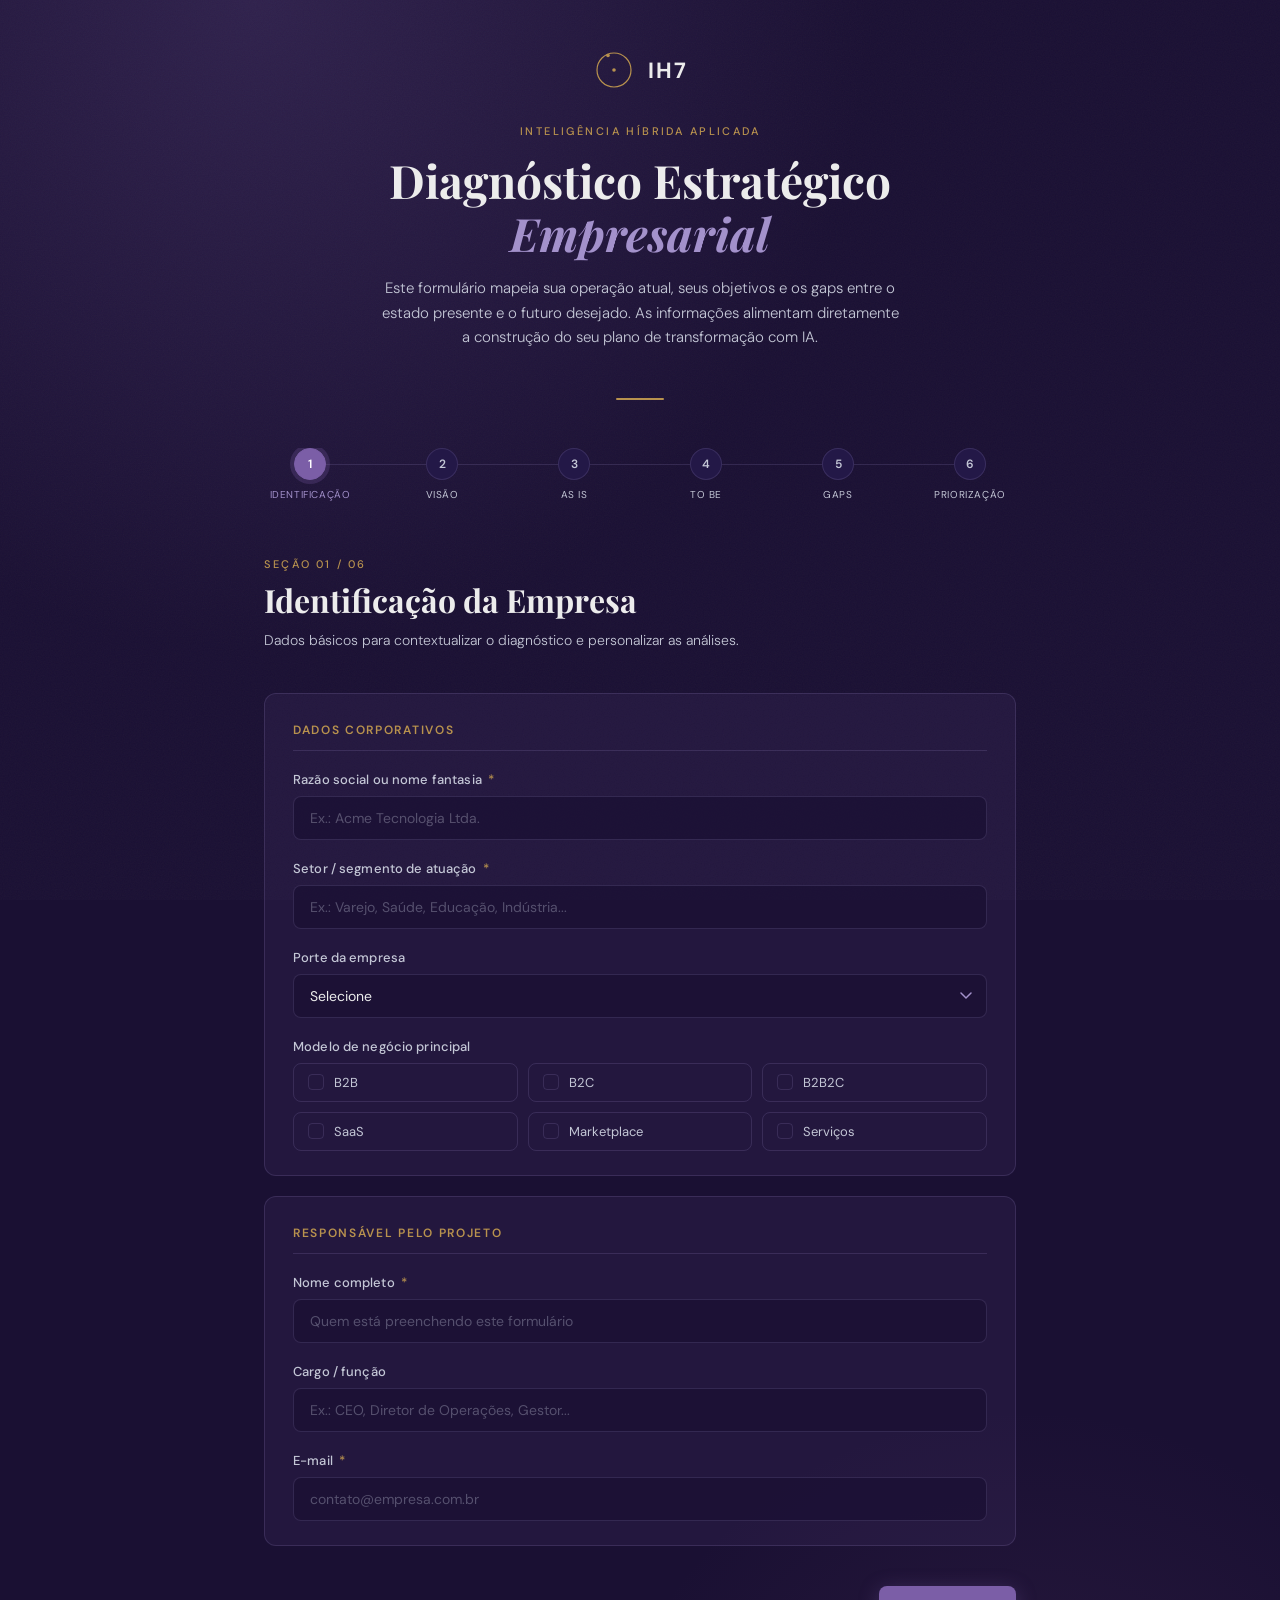
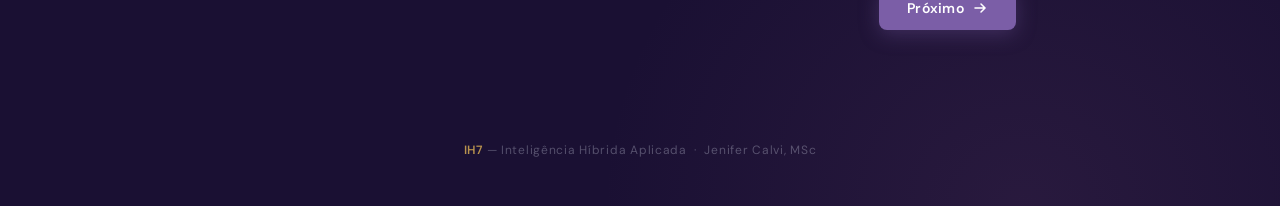
<file: index.html>
<!DOCTYPE html>
<html lang="pt-BR">
<head>
<meta charset="UTF-8" />
<meta name="viewport" content="width=device-width, initial-scale=1.0" />
<title>IH7 — Diagnóstico Estratégico</title>
<link href="https://fonts.googleapis.com/css2?family=Playfair+Display:wght@400;600;700&family=DM+Sans:wght@300;400;500;600&display=swap" rel="stylesheet" />

<style>
  :root {
    --bg-deep:    #1a1033;
    --bg-base:    #231847;
    --violet:     #7b5ea7;
    --lavender:   #a391cb;
    --gold:       #b8924e;
    --plum:       #7b4f7a;
    --rose:       #a25b70;
    --text:       #ececec;
    --muted:      #c4c7d6;
    --border:     rgba(163,145,203,0.18);
    --card:       rgba(123,94,167,0.10);
    --card-hover: rgba(123,94,167,0.18);
    --font-serif: 'Playfair Display', Georgia, serif;
    --font-sans:  'DM Sans', system-ui, sans-serif;
    --radius:     12px;
    --transition: 0.22s ease;
  }

  *, *::before, *::after { box-sizing: border-box; margin: 0; padding: 0; }
  html { scroll-behavior: smooth; }

  body {
    font-family: var(--font-sans);
    background: var(--bg-deep);
    color: var(--text);
    min-height: 100vh;
    background-image:
      radial-gradient(ellipse 80% 60% at 20% 0%, rgba(123,94,167,0.22) 0%, transparent 60%),
      radial-gradient(ellipse 60% 40% at 80% 100%, rgba(123,79,122,0.15) 0%, transparent 55%);
  }

  body::before {
    content: '';
    position: fixed;
    inset: 0;
    background-image: url("data:image/svg+xml,%3Csvg xmlns='http://www.w3.org/2000/svg' width='200' height='200'%3E%3Cfilter id='n'%3E%3CfeTurbulence type='fractalNoise' baseFrequency='0.85' numOctaves='4' stitchTiles='stitch'/%3E%3C/filter%3E%3Crect width='200' height='200' filter='url(%23n)' opacity='0.035'/%3E%3C/svg%3E");
    pointer-events: none;
    z-index: 0;
  }

  #progress-bar {
    position: fixed; top: 0; left: 0;
    height: 3px;
    background: linear-gradient(90deg, var(--gold), var(--violet));
    width: 0%;
    transition: width 0.4s ease;
    z-index: 100;
  }

  header {
    position: relative; z-index: 1;
    padding: 48px 0 0;
    text-align: center;
  }

  .logo-mark {
    display: inline-flex;
    align-items: center;
    gap: 12px;
    margin-bottom: 32px;
  }

  .logo-orbit { width: 44px; height: 44px; }
  .logo-orbit svg { width: 100%; height: 100%; }

  .logo-wordmark {
    font-family: var(--font-sans);
    font-weight: 700;
    font-size: 22px;
    letter-spacing: 0.08em;
    color: var(--text);
  }

  .header-eyebrow {
    font-size: 11px;
    letter-spacing: 0.22em;
    text-transform: uppercase;
    color: var(--gold);
    font-weight: 500;
    margin-bottom: 16px;
  }

  h1 {
    font-family: var(--font-serif);
    font-size: clamp(28px, 4vw, 46px);
    font-weight: 700;
    line-height: 1.15;
    color: var(--text);
    max-width: 680px;
    margin: 0 auto 16px;
  }

  h1 em { font-style: italic; color: var(--lavender); }

  .header-sub {
    font-size: 15px;
    color: var(--muted);
    max-width: 520px;
    margin: 0 auto 48px;
    line-height: 1.65;
    font-weight: 300;
  }

  .divider {
    width: 48px; height: 2px;
    background: var(--gold);
    margin: 0 auto 48px;
    border-radius: 2px;
  }

  /* STEPPER */
  .stepper {
    position: relative; z-index: 1;
    display: flex;
    justify-content: center;
    max-width: 840px;
    margin: 0 auto 56px;
    padding: 0 24px;
    overflow-x: auto;
    scrollbar-width: none;
  }
  .stepper::-webkit-scrollbar { display: none; }

  .step-item {
    display: flex; flex-direction: column; align-items: center;
    gap: 8px; flex: 1; min-width: 100px;
    cursor: pointer; position: relative;
  }
  .step-item::after {
    content: '';
    position: absolute;
    top: 16px;
    left: calc(50% + 16px);
    right: calc(-50% + 16px);
    height: 1px;
    background: var(--border);
  }
  .step-item:last-child::after { display: none; }

  .step-dot {
    width: 32px; height: 32px;
    border-radius: 50%;
    border: 1.5px solid var(--border);
    background: var(--bg-base);
    display: flex; align-items: center; justify-content: center;
    font-size: 12px; font-weight: 600; color: var(--muted);
    transition: var(--transition);
    position: relative; z-index: 1;
  }
  .step-item.active .step-dot {
    background: var(--violet); border-color: var(--violet); color: white;
    box-shadow: 0 0 0 4px rgba(123,94,167,0.25);
  }
  .step-item.done .step-dot {
    background: var(--gold); border-color: var(--gold); color: var(--bg-deep);
  }

  .step-label {
    font-size: 10px; letter-spacing: 0.06em; text-transform: uppercase;
    color: var(--muted); text-align: center;
    transition: var(--transition); white-space: nowrap;
  }
  .step-item.active .step-label { color: var(--lavender); }
  .step-item.done .step-label   { color: var(--gold); }

  /* MAIN */
  main {
    position: relative; z-index: 1;
    max-width: 800px; margin: 0 auto;
    padding: 0 24px 80px;
  }

  .form-section { display: none; animation: fadeUp 0.4s ease both; }
  .form-section.active { display: block; }

  @keyframes fadeUp {
    from { opacity: 0; transform: translateY(20px); }
    to   { opacity: 1; transform: translateY(0); }
  }

  .section-header { margin-bottom: 40px; }

  .section-number {
    font-size: 11px; letter-spacing: 0.2em; text-transform: uppercase;
    color: var(--gold); font-weight: 500; display: block; margin-bottom: 10px;
  }

  .section-title {
    font-family: var(--font-serif);
    font-size: clamp(22px, 3vw, 32px);
    font-weight: 700; color: var(--text);
    margin-bottom: 10px; line-height: 1.2;
  }

  .section-desc {
    font-size: 14px; color: var(--muted);
    line-height: 1.65; font-weight: 300; max-width: 560px;
  }

  .field-group {
    background: var(--card);
    border: 1px solid var(--border);
    border-radius: var(--radius);
    padding: 28px 28px 24px;
    margin-bottom: 20px;
    transition: var(--transition);
  }
  .field-group:hover {
    background: var(--card-hover);
    border-color: rgba(163,145,203,0.3);
  }

  .group-title {
    font-size: 12px; letter-spacing: 0.14em; text-transform: uppercase;
    color: var(--gold); font-weight: 600;
    margin-bottom: 20px; padding-bottom: 12px;
    border-bottom: 1px solid var(--border);
  }

  .field { margin-bottom: 20px; }
  .field:last-child { margin-bottom: 0; }

  label {
    display: block; font-size: 13px; font-weight: 500;
    color: var(--muted); margin-bottom: 8px; letter-spacing: 0.01em;
  }
  label .req { color: var(--gold); margin-left: 3px; }

  input[type="text"],
  input[type="email"],
  select,
  textarea {
    width: 100%;
    background: rgba(26,16,51,0.7);
    border: 1px solid var(--border);
    border-radius: 8px;
    padding: 12px 16px;
    font-family: var(--font-sans);
    font-size: 14px;
    color: var(--text);
    transition: var(--transition);
    outline: none;
    appearance: none;
    -webkit-appearance: none;
  }
  input:focus, select:focus, textarea:focus {
    border-color: var(--violet);
    box-shadow: 0 0 0 3px rgba(123,94,167,0.18);
    background: rgba(26,16,51,0.9);
  }
  input::placeholder, textarea::placeholder { color: rgba(196,199,214,0.35); }
  textarea { resize: vertical; min-height: 88px; line-height: 1.6; }

  select {
    background-image: url("data:image/svg+xml,%3Csvg xmlns='http://www.w3.org/2000/svg' width='12' height='8' fill='none'%3E%3Cpath d='M1 1l5 5 5-5' stroke='%23a391cb' stroke-width='1.5' stroke-linecap='round'/%3E%3C/svg%3E");
    background-repeat: no-repeat;
    background-position: right 14px center;
    padding-right: 40px;
    cursor: pointer;
  }
  select option { background: #231847; color: var(--text); }

  /* OPTIONS GRID — checkboxes clicáveis */
  .options-grid {
    display: grid;
    grid-template-columns: repeat(auto-fill, minmax(180px, 1fr));
    gap: 10px;
  }

  .opt-btn {
    display: flex;
    align-items: center;
    gap: 10px;
    padding: 10px 14px;
    border: 1px solid var(--border);
    border-radius: 8px;
    cursor: pointer;
    transition: var(--transition);
    font-size: 13px;
    color: var(--muted);
    background: transparent;
    font-family: var(--font-sans);
    text-align: left;
    user-select: none;
  }
  .opt-btn:hover { border-color: var(--lavender); color: var(--text); }
  .opt-btn.selected {
    border-color: var(--violet);
    background: rgba(123,94,167,0.15);
    color: var(--text);
  }

  .opt-check {
    width: 16px; height: 16px;
    border: 1.5px solid var(--border);
    border-radius: 4px;
    display: flex; align-items: center; justify-content: center;
    flex-shrink: 0;
    transition: var(--transition);
    position: relative;
  }
  .opt-btn.selected .opt-check {
    background: var(--violet);
    border-color: var(--violet);
  }
  .opt-btn.selected .opt-check::after {
    content: '';
    position: absolute;
    width: 8px; height: 5px;
    border-left: 1.5px solid white;
    border-bottom: 1.5px solid white;
    transform: rotate(-45deg) translateY(-1px);
  }

  /* RANGE */
  .range-wrap { display: flex; flex-direction: column; gap: 10px; }
  .range-labels { display: flex; justify-content: space-between; font-size: 11px; color: var(--muted); }
  input[type="range"] {
    -webkit-appearance: none;
    width: 100%; height: 4px;
    border-radius: 2px; background: var(--border);
    outline: none; padding: 0; border: none; box-shadow: none;
  }
  input[type="range"]::-webkit-slider-thumb {
    -webkit-appearance: none;
    width: 18px; height: 18px; border-radius: 50%;
    background: var(--gold); cursor: pointer; border: none;
    box-shadow: 0 0 0 3px rgba(184,146,78,0.2);
  }
  .range-value {
    text-align: center; font-size: 20px;
    font-family: var(--font-serif); color: var(--gold);
  }

  /* FILE UPLOAD */
  .upload-area {
    border: 1.5px dashed var(--border);
    border-radius: 8px;
    padding: 20px;
    text-align: center;
    cursor: pointer;
    transition: var(--transition);
    position: relative;
  }
  .upload-area:hover { border-color: var(--lavender); background: rgba(123,94,167,0.06); }
  .upload-area input[type="file"] {
    position: absolute; inset: 0; opacity: 0; cursor: pointer; width: 100%; height: 100%;
  }
  .upload-area .upload-icon { font-size: 22px; margin-bottom: 6px; }
  .upload-area p { font-size: 13px; color: var(--muted); }
  .upload-area span { font-size: 11px; color: rgba(196,199,214,0.5); display: block; margin-top: 4px; }
  .upload-list { margin-top: 10px; display: flex; flex-direction: column; gap: 6px; }
  .upload-item {
    display: flex; align-items: center; justify-content: space-between;
    background: rgba(123,94,167,0.12); border: 1px solid var(--border);
    border-radius: 6px; padding: 8px 12px;
    font-size: 12px; color: var(--muted);
  }
  .upload-item button {
    background: none; border: none; color: var(--rose);
    cursor: pointer; font-size: 14px; padding: 0 4px;
  }

  /* NAV */
  .nav-row {
    display: flex; justify-content: space-between; align-items: center;
    margin-top: 40px; gap: 16px;
  }

  .btn {
    display: inline-flex; align-items: center; gap: 8px;
    padding: 13px 28px; border-radius: 8px;
    font-family: var(--font-sans); font-size: 14px; font-weight: 600;
    cursor: pointer; transition: var(--transition); border: none; letter-spacing: 0.02em;
  }
  .btn-ghost {
    background: transparent; border: 1px solid var(--border); color: var(--muted);
  }
  .btn-ghost:hover { border-color: var(--lavender); color: var(--text); }
  .btn-primary {
    background: var(--violet); color: white;
    box-shadow: 0 4px 20px rgba(123,94,167,0.35);
  }
  .btn-primary:hover {
    background: #8f6cc0; box-shadow: 0 6px 28px rgba(123,94,167,0.5);
    transform: translateY(-1px);
  }
  .btn-gold {
    background: var(--gold); color: var(--bg-deep);
    box-shadow: 0 4px 20px rgba(184,146,78,0.35);
  }
  .btn-gold:hover {
    background: #cba060; box-shadow: 0 6px 28px rgba(184,146,78,0.5);
    transform: translateY(-1px);
  }
  .btn svg { width: 16px; height: 16px; }

  /* SUCCESS */
  #success-screen {
    display: none; text-align: center; padding: 80px 24px;
    animation: fadeUp 0.5s ease both;
  }
  .success-icon {
    width: 72px; height: 72px; border-radius: 50%;
    background: rgba(184,146,78,0.15); border: 1.5px solid var(--gold);
    display: flex; align-items: center; justify-content: center;
    margin: 0 auto 32px;
  }
  .success-icon svg { width: 32px; height: 32px; color: var(--gold); }
  #success-screen h2 { font-family: var(--font-serif); font-size: 32px; color: var(--text); margin-bottom: 16px; }
  #success-screen p { color: var(--muted); font-size: 15px; line-height: 1.7; max-width: 440px; margin: 0 auto 12px; font-weight: 300; }

  /* TOAST */
  .toast {
    position: fixed; bottom: 32px; right: 32px;
    padding: 14px 20px; border-radius: 10px;
    font-size: 13px; font-weight: 500; z-index: 200;
    opacity: 0; transform: translateY(8px); transition: all 0.3s ease; pointer-events: none;
  }
  .toast.show { opacity: 1; transform: translateY(0); }
  .toast.error { background: rgba(162,91,112,0.9); color: white; border: 1px solid var(--rose); }
  .toast.ok    { background: rgba(123,94,167,0.9); color: white; border: 1px solid var(--violet); }

  footer {
    position: relative; z-index: 1;
    text-align: center; padding: 32px 24px 48px;
    font-size: 12px; color: rgba(196,199,214,0.35); letter-spacing: 0.06em;
  }
  footer strong { color: var(--gold); font-weight: 600; }

  @media (max-width: 600px) {
    .options-grid { grid-template-columns: 1fr 1fr; }
    .step-label { display: none; }
    .field-group { padding: 20px 16px; }
  }
</style>
</head>
<body>

<div id="progress-bar"></div>

<header>
  <div class="logo-mark">
    <div class="logo-orbit">
      <svg viewBox="0 0 44 44" fill="none" xmlns="http://www.w3.org/2000/svg">
        <circle cx="22" cy="22" r="17" stroke="#b8924e" stroke-width="1.2"/>
        <circle cx="22" cy="22" r="1.8" fill="#b8924e"/>
        <circle cx="16" cy="7.5" r="1.8" fill="#b8924e"/>
      </svg>
    </div>
    <div class="logo-wordmark">IH7</div>
  </div>
  <p class="header-eyebrow">Inteligência Híbrida Aplicada</p>
  <h1>Diagnóstico Estratégico <em>Empresarial</em></h1>
  <p class="header-sub">
    Este formulário mapeia sua operação atual, seus objetivos e os gaps entre o estado presente e o futuro desejado.
    As informações alimentam diretamente a construção do seu plano de transformação com IA.
  </p>
  <div class="divider"></div>
</header>

<div class="stepper" id="stepper">
  <div class="step-item active" data-step="0" onclick="goTo(0)">
    <div class="step-dot">1</div>
    <span class="step-label">Identificação</span>
  </div>
  <div class="step-item" data-step="1" onclick="goTo(1)">
    <div class="step-dot">2</div>
    <span class="step-label">Visão</span>
  </div>
  <div class="step-item" data-step="2" onclick="goTo(2)">
    <div class="step-dot">3</div>
    <span class="step-label">As Is</span>
  </div>
  <div class="step-item" data-step="3" onclick="goTo(3)">
    <div class="step-dot">4</div>
    <span class="step-label">To Be</span>
  </div>
  <div class="step-item" data-step="4" onclick="goTo(4)">
    <div class="step-dot">5</div>
    <span class="step-label">Gaps</span>
  </div>
  <div class="step-item" data-step="5" onclick="goTo(5)">
    <div class="step-dot">6</div>
    <span class="step-label">Priorização</span>
  </div>
</div>

<main>

  <!-- —— SEÇÃO 0 — IDENTIFICAÇÃO —— -->
  <div class="form-section active" id="section-0">
    <div class="section-header">
      <span class="section-number">Seção 01 / 06</span>
      <h2 class="section-title">Identificação da Empresa</h2>
      <p class="section-desc">Dados básicos para contextualizar o diagnóstico e personalizar as análises.</p>
    </div>

    <div class="field-group">
      <p class="group-title">Dados Corporativos</p>
      <div class="field">
        <label>Razão social ou nome fantasia <span class="req">*</span></label>
        <input type="text" id="empresa_nome" placeholder="Ex.: Acme Tecnologia Ltda." />
      </div>
      <div class="field">
        <label>Setor / segmento de atuação <span class="req">*</span></label>
        <input type="text" id="empresa_setor" placeholder="Ex.: Varejo, Saúde, Educação, Indústria..." />
      </div>
      <div class="field">
        <label>Porte da empresa</label>
        <select id="empresa_porte">
          <option value="">Selecione</option>
          <option>Microempresa (até 9 colaboradores)</option>
          <option>Pequena (10–49 colaboradores)</option>
          <option>Média (50–249 colaboradores)</option>
          <option>Grande (250+ colaboradores)</option>
        </select>
      </div>
      <div class="field">
        <label>Modelo de negócio principal</label>
        <div class="options-grid" id="modelo_negocio">
          <button type="button" class="opt-btn" onclick="toggleOpt(this,'modelo_negocio','B2B')"><span class="opt-check"></span>B2B</button>
          <button type="button" class="opt-btn" onclick="toggleOpt(this,'modelo_negocio','B2C')"><span class="opt-check"></span>B2C</button>
          <button type="button" class="opt-btn" onclick="toggleOpt(this,'modelo_negocio','B2B2C')"><span class="opt-check"></span>B2B2C</button>
          <button type="button" class="opt-btn" onclick="toggleOpt(this,'modelo_negocio','SaaS')"><span class="opt-check"></span>SaaS</button>
          <button type="button" class="opt-btn" onclick="toggleOpt(this,'modelo_negocio','Marketplace')"><span class="opt-check"></span>Marketplace</button>
          <button type="button" class="opt-btn" onclick="toggleOpt(this,'modelo_negocio','Serviços')"><span class="opt-check"></span>Serviços</button>
        </div>
      </div>
    </div>

    <div class="field-group">
      <p class="group-title">Responsável pelo Projeto</p>
      <div class="field">
        <label>Nome completo <span class="req">*</span></label>
        <input type="text" id="resp_nome" placeholder="Quem está preenchendo este formulário" />
      </div>
      <div class="field">
        <label>Cargo / função</label>
        <input type="text" id="resp_cargo" placeholder="Ex.: CEO, Diretor de Operações, Gestor..." />
      </div>
      <div class="field">
        <label>E-mail <span class="req">*</span></label>
        <input type="email" id="resp_email" placeholder="contato@empresa.com.br" />
      </div>
    </div>

    <div class="nav-row">
      <span></span>
      <button class="btn btn-primary" onclick="next()">
        Próximo <svg viewBox="0 0 16 16" fill="none"><path d="M3 8h10M9 4l4 4-4 4" stroke="currentColor" stroke-width="1.5" stroke-linecap="round"/></svg>
      </button>
    </div>
  </div>

  <!-- —— SEÇÃO 1 — VISÃO ESTRATÉGICA —— -->
  <div class="form-section" id="section-1">
    <div class="section-header">
      <span class="section-number">Seção 02 / 06</span>
      <h2 class="section-title">Visão Estratégica</h2>
      <p class="section-desc">Onde a empresa quer chegar e o que está no caminho. Seja direto, sem formalidades.</p>
    </div>

    <div class="field-group">
      <p class="group-title">Posicionamento</p>
      <div class="field">
        <label>Missão e visão da empresa</label>
        <textarea id="missao_visao" placeholder="O que a empresa faz e para onde quer ir. Pode ser informal."></textarea>
      </div>
      <div class="field">
        <label>Principais diferenciais competitivos</label>
        <textarea id="diferenciais" placeholder="O que faz a empresa ser escolhida em vez da concorrência?"></textarea>
      </div>
      <div class="field">
        <label>Mercado-alvo e concorrência</label>
        <textarea id="mercado_concorrencia" placeholder="Quem são os clientes ideais? Quem são os principais concorrentes?"></textarea>
      </div>
    </div>

    <div class="field-group">
      <p class="group-title">Objetivos e Prioridades</p>
      <div class="field">
        <label>Objetivos estratégicos para os próximos 12–24 meses</label>
        <textarea id="objetivos_estrategicos" placeholder="Crescimento, expansão, eficiência, novos produtos..."></textarea>
      </div>
      <div class="field">
        <label>Principais dores do negócio hoje</label>
        <textarea id="dores_negocio" placeholder="O que mais tira o sono da liderança? Quais problemas se repetem?"></textarea>
      </div>
      <div class="field">
        <label>O que está impedindo o crescimento desejado?</label>
        <textarea id="impedimentos" placeholder="Gargalos, recursos, competências, processos, mercado..."></textarea>
      </div>
      <div class="field">
        <label>Oportunidades que a empresa enxerga e ainda não explorou</label>
        <textarea id="oportunidades" placeholder="Tendências, nichos, tecnologias, movimentos de mercado..."></textarea>
      </div>
    </div>

    <div class="field-group">
      <p class="group-title">Áreas Prioritárias</p>
      <div class="field">
        <label>Quais áreas são mais críticas para o negócio hoje?</label>
        <div class="options-grid" id="areas_criticas">
          <button type="button" class="opt-btn" onclick="toggleOpt(this,'areas_criticas','Vendas')"><span class="opt-check"></span>Vendas</button>
          <button type="button" class="opt-btn" onclick="toggleOpt(this,'areas_criticas','Marketing')"><span class="opt-check"></span>Marketing</button>
          <button type="button" class="opt-btn" onclick="toggleOpt(this,'areas_criticas','Operações')"><span class="opt-check"></span>Operações</button>
          <button type="button" class="opt-btn" onclick="toggleOpt(this,'areas_criticas','Financeiro')"><span class="opt-check"></span>Financeiro</button>
          <button type="button" class="opt-btn" onclick="toggleOpt(this,'areas_criticas','RH')"><span class="opt-check"></span>RH / Pessoas</button>
          <button type="button" class="opt-btn" onclick="toggleOpt(this,'areas_criticas','TI')"><span class="opt-check"></span>TI / Tecnologia</button>
          <button type="button" class="opt-btn" onclick="toggleOpt(this,'areas_criticas','Atendimento')"><span class="opt-check"></span>Atendimento</button>
          <button type="button" class="opt-btn" onclick="toggleOpt(this,'areas_criticas','Produto')"><span class="opt-check"></span>Produto</button>
          <button type="button" class="opt-btn" onclick="toggleOpt(this,'areas_criticas','Acadêmico')"><span class="opt-check"></span>Acadêmico</button>
          <button type="button" class="opt-btn" onclick="toggleOpt(this,'areas_criticas','Regulatório')"><span class="opt-check"></span>Regulatório</button>
        </div>
      </div>
    </div>

    <div class="nav-row">
      <button class="btn btn-ghost" onclick="prev()">
        <svg viewBox="0 0 16 16" fill="none"><path d="M13 8H3M7 12l-4-4 4-4" stroke="currentColor" stroke-width="1.5" stroke-linecap="round"/></svg>
        Anterior
      </button>
      <button class="btn btn-primary" onclick="next()">
        Próximo <svg viewBox="0 0 16 16" fill="none"><path d="M3 8h10M9 4l4 4-4 4" stroke="currentColor" stroke-width="1.5" stroke-linecap="round"/></svg>
      </button>
    </div>
  </div>

  <!-- —— SEÇÃO 2 — AS IS —— -->
  <div class="form-section" id="section-2">
    <div class="section-header">
      <span class="section-number">Seção 03 / 06</span>
      <h2 class="section-title">Estado Atual — As Is</h2>
      <p class="section-desc">A realidade operacional hoje. Processos, pessoas, tecnologia e dados.</p>
    </div>

    <div class="field-group">
      <p class="group-title">Processos</p>
      <div class="field">
        <label>Descreva os principais fluxos operacionais da empresa</label>
        <textarea id="fluxos_operacionais" placeholder="Como funciona o ciclo principal do negócio? Do lead ao cliente, do pedido à entrega..."></textarea>
      </div>
      <div class="field">
        <label>Maiores gargalos e pontos de retrabalho identificados</label>
        <textarea id="gargalos" placeholder="Onde as coisas travam? O que se refaz com frequência?"></textarea>
      </div>
      <div class="field">
        <label>Há processos formalizados / documentados?</label>
        <select id="processos_formalizados">
          <option value="">Selecione</option>
          <option>Sim, a maioria está documentada</option>
          <option>Parcialmente — algumas áreas têm, outras não</option>
          <option>Muito pouco ou nada documentado</option>
        </select>
      </div>
      <div class="field">
        <label>Anexe fluxogramas, mapas de processo ou documentações relevantes</label>
        <div class="upload-area" id="upload-processos">
          <input type="file" multiple accept=".pdf,.png,.jpg,.jpeg,.docx,.xlsx,.pptx,.drawio,.vsdx" onchange="handleUpload(event,'upload-processos','files_processos')" />
          <div class="upload-icon">📎</div>
          <p>Arraste arquivos ou clique para selecionar</p>
          <span>PDF, imagens, Word, Excel, Visio, Draw.io</span>
        </div>
        <div class="upload-list" id="files_processos"></div>
      </div>
    </div>

    <div class="field-group">
      <p class="group-title">Pessoas e Cultura</p>
      <div class="field">
        <label>Como você avalia a maturidade digital do time?</label>
        <div class="range-wrap">
          <div class="range-labels"><span>Baixa</span><span>Alta</span></div>
          <input type="range" min="1" max="5" value="3" id="maturidade_digital" oninput="document.getElementById('maturidade_val').textContent=this.value"/>
          <div class="range-value" id="maturidade_val">3</div>
        </div>
      </div>
      <div class="field">
        <label>Como você avalia a maturidade do time em IA?</label>
        <div class="range-wrap">
          <div class="range-labels"><span>Nenhuma</span><span>Avançada</span></div>
          <input type="range" min="1" max="5" value="2" id="maturidade_ia" oninput="document.getElementById('maturidade_ia_val').textContent=this.value"/>
          <div class="range-value" id="maturidade_ia_val">2</div>
        </div>
      </div>
      <div class="field">
        <label>Como é a cultura em relação a mudanças e inovação?</label>
        <select id="cultura_mudanca">
          <option value="">Selecione</option>
          <option>Aberta — o time abraça novas iniciativas</option>
          <option>Moderada — há abertura mas com reservas</option>
          <option>Resistente — mudanças geram atrito significativo</option>
        </select>
      </div>
      <div class="field">
        <label>Há profissionais dedicados a dados, tecnologia ou inovação?</label>
        <select id="profissionais_tech">
          <option value="">Selecione</option>
          <option>Sim, equipe dedicada</option>
          <option>Sim, mas são generalistas</option>
          <option>Não — terceirizamos</option>
          <option>Não — não temos hoje</option>
        </select>
      </div>
    </div>

    <div class="field-group">
      <p class="group-title">Tecnologia e Sistemas</p>
      <div class="field">
        <label>Quais sistemas utiliza hoje? (ERP, CRM, AVA, sistemas acadêmicos, etc.)</label>
        <textarea id="sistemas" placeholder="Ex.: TOTVS (financeiro/RH), Moodle (AVA), Jackard (acadêmico presencial), Habbla (comercial)... informe nome, área e uso principal"></textarea>
      </div>
      <div class="field">
        <label>Nível atual de automação de processos</label>
        <select id="nivel_automacao">
          <option value="">Selecione</option>
          <option>Nenhuma automação relevante</option>
          <option>Automações pontuais em algumas áreas</option>
          <option>Boa cobertura — maioria dos processos repetitivos automatizados</option>
          <option>Alta maturidade em automação</option>
        </select>
      </div>
      <div class="field">
        <label>A empresa usa IA em algum processo hoje?</label>
        <div class="options-grid" id="uso_ia_atual">
          <button type="button" class="opt-btn" onclick="toggleOpt(this,'uso_ia_atual','Nenhum')"><span class="opt-check"></span>Nenhum</button>
          <button type="button" class="opt-btn" onclick="toggleOpt(this,'uso_ia_atual','ChatGPT/Claude')"><span class="opt-check"></span>ChatGPT / Claude</button>
          <button type="button" class="opt-btn" onclick="toggleOpt(this,'uso_ia_atual','Gemini/Google')"><span class="opt-check"></span>Gemini / Google AI</button>
          <button type="button" class="opt-btn" onclick="toggleOpt(this,'uso_ia_atual','Copilot')"><span class="opt-check"></span>Copilot / IA Microsoft</button>
          <button type="button" class="opt-btn" onclick="toggleOpt(this,'uso_ia_atual','BI/Analytics')"><span class="opt-check"></span>BI com IA</button>
          <button type="button" class="opt-btn" onclick="toggleOpt(this,'uso_ia_atual','Automacoes')"><span class="opt-check"></span>Automações com IA</button>
          <button type="button" class="opt-btn" onclick="toggleOpt(this,'uso_ia_atual','Agentes')"><span class="opt-check"></span>Agentes de IA</button>
          <button type="button" class="opt-btn" onclick="toggleOpt(this,'uso_ia_atual','IA Embarcada')"><span class="opt-check"></span>IA embarcada em sistema</button>
        </div>
      </div>
      <div class="field">
        <label>Descreva como a IA está sendo usada hoje (ferramentas, áreas, casos de uso)</label>
        <textarea id="ia_uso_descricao" placeholder="Ex.: Gemini para validação de documentos na Diretoria de Registro; ChatGPT para rascunhos de comunicação..."></textarea>
      </div>
    </div>

    <div class="field-group">
      <p class="group-title">Dados e Governança</p>
      <div class="field">
        <label>Como as decisões são tomadas hoje na empresa?</label>
        <select id="decisao_base">
          <option value="">Selecione</option>
          <option>Baseadas em dados e indicadores estruturados</option>
          <option>Misto — dados e intuição</option>
          <option>Majoritariamente intuição e experiência</option>
        </select>
      </div>
      <div class="field">
        <label>Quais indicadores a empresa monitora hoje?</label>
        <textarea id="indicadores_atuais" placeholder="KPIs, métricas de vendas, operacionais, financeiros... liste o que existe hoje"></textarea>
      </div>
      <div class="field">
        <label>Qual a qualidade percebida dos dados que a empresa possui?</label>
        <div class="range-wrap">
          <div class="range-labels"><span>Inconsistentes</span><span>Confiáveis</span></div>
          <input type="range" min="1" max="5" value="3" id="qualidade_dados" oninput="document.getElementById('dados_val').textContent=this.value"/>
          <div class="range-value" id="dados_val">3</div>
        </div>
      </div>
    </div>

    <div class="nav-row">
      <button class="btn btn-ghost" onclick="prev()">
        <svg viewBox="0 0 16 16" fill="none"><path d="M13 8H3M7 12l-4-4 4-4" stroke="currentColor" stroke-width="1.5" stroke-linecap="round"/></svg>
        Anterior
      </button>
      <button class="btn btn-primary" onclick="next()">
        Próximo <svg viewBox="0 0 16 16" fill="none"><path d="M3 8h10M9 4l4 4-4 4" stroke="currentColor" stroke-width="1.5" stroke-linecap="round"/></svg>
      </button>
    </div>
  </div>

  <!-- —— SEÇÃO 3 — TO BE —— -->
  <div class="form-section" id="section-3">
    <div class="section-header">
      <span class="section-number">Seção 04 / 06</span>
      <h2 class="section-title">Estado Futuro — To Be</h2>
      <p class="section-desc">O cenário ideal da operação. Onde a empresa quer chegar em termos de processos e tecnologia.</p>
    </div>

    <div class="field-group">
      <p class="group-title">Visão Operacional Futura</p>
      <div class="field">
        <label>Como os processos deveriam funcionar no estado ideal?</label>
        <textarea id="processos_futuros" placeholder="Fluxos mais simples, mais automatizados, mais integrados... como seria?"></textarea>
      </div>
      <div class="field">
        <label>O que deveria ser automatizado que hoje é manual?</label>
        <textarea id="o_que_automatizar" placeholder="Liste processos, tarefas ou etapas que consomem tempo e poderiam ser automatizados"></textarea>
      </div>
      <div class="field">
        <label>O que deveria ser eliminado ou simplificado radicalmente?</label>
        <textarea id="o_que_eliminar" placeholder="Reuniões, relatórios, aprovações, etapas burocráticas que não geram valor..."></textarea>
      </div>
    </div>

    <div class="field-group">
      <p class="group-title">Tecnologia e IA</p>
      <div class="field">
        <label>Qual o nível desejado de automação e uso de IA?</label>
        <select id="nivel_ia_desejado">
          <option value="">Selecione</option>
          <option>Automações pontuais para ganhar eficiência</option>
          <option>IA integrada nos principais processos</option>
          <option>IA como vantagem competitiva estrutural</option>
          <option>Empresa orientada a dados com IA em toda a cadeia</option>
        </select>
      </div>
      <div class="field">
        <label>Como IA pode apoiar a operação? (selecione as mais relevantes)</label>
        <div class="options-grid" id="ia_aplicacoes">
          <button type="button" class="opt-btn" onclick="toggleOpt(this,'ia_aplicacoes','Atendimento')"><span class="opt-check"></span>Atendimento ao aluno/cliente</button>
          <button type="button" class="opt-btn" onclick="toggleOpt(this,'ia_aplicacoes','Vendas')"><span class="opt-check"></span>Suporte a vendas / captação</button>
          <button type="button" class="opt-btn" onclick="toggleOpt(this,'ia_aplicacoes','Analise')"><span class="opt-check"></span>Análise de dados</button>
          <button type="button" class="opt-btn" onclick="toggleOpt(this,'ia_aplicacoes','Conteudo')"><span class="opt-check"></span>Geração de conteúdo</button>
          <button type="button" class="opt-btn" onclick="toggleOpt(this,'ia_aplicacoes','Processos')"><span class="opt-check"></span>Automação de processos</button>
          <button type="button" class="opt-btn" onclick="toggleOpt(this,'ia_aplicacoes','Decisao')"><span class="opt-check"></span>Apoio à decisão</button>
          <button type="button" class="opt-btn" onclick="toggleOpt(this,'ia_aplicacoes','Validacao')"><span class="opt-check"></span>Validação de documentos</button>
          <button type="button" class="opt-btn" onclick="toggleOpt(this,'ia_aplicacoes','Regulatorio')"><span class="opt-check"></span>Processos regulatórios</button>
          <button type="button" class="opt-btn" onclick="toggleOpt(this,'ia_aplicacoes','RH')"><span class="opt-check"></span>Gestão de pessoas</button>
          <button type="button" class="opt-btn" onclick="toggleOpt(this,'ia_aplicacoes','Financeiro')"><span class="opt-check"></span>Financeiro / Controladoria</button>
        </div>
      </div>
      <div class="field">
        <label>Quais sistemas já utiliza e quais deseja implementar ou substituir?</label>
        <textarea id="tecnologias_desejadas" placeholder="Ex.: já usa TOTVS, Moodle, Jackard — deseja integrar os sistemas, implementar BI, plataforma de automação, agentes de IA para atendimento..."></textarea>
      </div>
    </div>

    <div class="nav-row">
      <button class="btn btn-ghost" onclick="prev()">
        <svg viewBox="0 0 16 16" fill="none"><path d="M13 8H3M7 12l-4-4 4-4" stroke="currentColor" stroke-width="1.5" stroke-linecap="round"/></svg>
        Anterior
      </button>
      <button class="btn btn-primary" onclick="next()">
        Próximo <svg viewBox="0 0 16 16" fill="none"><path d="M3 8h10M9 4l4 4-4 4" stroke="currentColor" stroke-width="1.5" stroke-linecap="round"/></svg>
      </button>
    </div>
  </div>

  <!-- —— SEÇÃO 4 — GAP ANALYSIS —— -->
  <div class="form-section" id="section-4">
    <div class="section-header">
      <span class="section-number">Seção 05 / 06</span>
      <h2 class="section-title">Análise de Gaps</h2>
      <p class="section-desc">Identifique onde estão as maiores distâncias entre o estado atual e o desejado.</p>
    </div>

    <div class="field-group">
      <p class="group-title">Avaliação por Dimensão</p>
      <div class="field">
        <label>Gap de Processo — quão grave é hoje?</label>
        <div class="range-wrap">
          <div class="range-labels"><span>Baixo</span><span>Crítico</span></div>
          <input type="range" min="1" max="5" value="3" id="gap_processo" oninput="document.getElementById('gp_val').textContent=this.value"/>
          <div class="range-value" id="gp_val">3</div>
        </div>
      </div>
      <div class="field">
        <label>Gap Tecnológico — quão grave é hoje?</label>
        <div class="range-wrap">
          <div class="range-labels"><span>Baixo</span><span>Crítico</span></div>
          <input type="range" min="1" max="5" value="3" id="gap_tecnologico" oninput="document.getElementById('gt_val').textContent=this.value"/>
          <div class="range-value" id="gt_val">3</div>
        </div>
      </div>
      <div class="field">
        <label>Gap de Pessoas — quão grave é hoje?</label>
        <div class="range-wrap">
          <div class="range-labels"><span>Baixo</span><span>Crítico</span></div>
          <input type="range" min="1" max="5" value="3" id="gap_pessoas" oninput="document.getElementById('gpe_val').textContent=this.value"/>
          <div class="range-value" id="gpe_val">3</div>
        </div>
      </div>
      <div class="field">
        <label>Gap Estratégico — quão grave é hoje?</label>
        <div class="range-wrap">
          <div class="range-labels"><span>Baixo</span><span>Crítico</span></div>
          <input type="range" min="1" max="5" value="3" id="gap_estrategico" oninput="document.getElementById('ge_val').textContent=this.value"/>
          <div class="range-value" id="ge_val">3</div>
        </div>
      </div>
      <div class="field">
        <label>Gap de Dados / Integração — quão grave é hoje?</label>
        <div class="range-wrap">
          <div class="range-labels"><span>Baixo</span><span>Crítico</span></div>
          <input type="range" min="1" max="5" value="3" id="gap_dados" oninput="document.getElementById('gd_val').textContent=this.value"/>
          <div class="range-value" id="gd_val">3</div>
        </div>
      </div>
    </div>

    <div class="field-group">
      <p class="group-title">Detalhamento dos Principais Gaps</p>
      <div class="field">
        <label>Descreva o principal gap de processo que precisa ser resolvido</label>
        <textarea id="gap_processo_desc" placeholder="Qual processo mais trava a operação hoje?"></textarea>
      </div>
      <div class="field">
        <label>Descreva o principal gap tecnológico</label>
        <textarea id="gap_tech_desc" placeholder="Ex.: sistemas não integrados (chaves primárias incompatíveis entre Moodle e Jackard), ausência de BI centralizado..."></textarea>
      </div>
      <div class="field">
        <label>Descreva o principal gap de pessoas / cultura</label>
        <textarea id="gap_pessoas_desc" placeholder="Competências ausentes, resistência, sobrecarga operacional..."></textarea>
      </div>
      <div class="field">
        <label>Algum outro gap relevante não coberto acima?</label>
        <textarea id="gap_outros" placeholder="Financeiro, governança, regulatório, integração entre polos..."></textarea>
      </div>
    </div>

    <div class="nav-row">
      <button class="btn btn-ghost" onclick="prev()">
        <svg viewBox="0 0 16 16" fill="none"><path d="M13 8H3M7 12l-4-4 4-4" stroke="currentColor" stroke-width="1.5" stroke-linecap="round"/></svg>
        Anterior
      </button>
      <button class="btn btn-primary" onclick="next()">
        Próximo <svg viewBox="0 0 16 16" fill="none"><path d="M3 8h10M9 4l4 4-4 4" stroke="currentColor" stroke-width="1.5" stroke-linecap="round"/></svg>
      </button>
    </div>
  </div>

  <!-- —— SEÇÃO 5 — PRIORIZAÇÃO —— -->
  <div class="form-section" id="section-5">
    <div class="section-header">
      <span class="section-number">Seção 06 / 06</span>
      <h2 class="section-title">Priorização e Contexto Final</h2>
      <p class="section-desc">O que deve ser atacado primeiro e o que mais importa para o sucesso da transformação.</p>
    </div>

    <div class="field-group">
      <p class="group-title">Critérios de Prioridade</p>
      <div class="field">
        <label>Qual o principal critério de priorização da empresa?</label>
        <select id="criterio_prioridade">
          <option value="">Selecione</option>
          <option>Impacto financeiro (redução de custo / aumento de receita)</option>
          <option>Velocidade de implementação (quick wins)</option>
          <option>Risco operacional (o que pode travar o negócio)</option>
          <option>Experiência do aluno / cliente</option>
          <option>Escalabilidade (o que trava o crescimento)</option>
          <option>Conformidade regulatória</option>
        </select>
      </div>
      <div class="field">
        <label>Qual iniciativa, se implementada, traria o maior impacto no negócio?</label>
        <textarea id="maior_impacto" placeholder="Se você pudesse resolver apenas uma coisa nos próximos 90 dias, o que seria?"></textarea>
      </div>
      <div class="field">
        <label>Existe algum projeto ou iniciativa já em andamento que devemos considerar?</label>
        <textarea id="projetos_andamento" placeholder="Ex.: migração para TOTVS em andamento, implementação de novo AVA, reestruturação de polos..."></textarea>
      </div>
    </div>

    <div class="field-group">
      <p class="group-title">Expectativas e Horizonte</p>
      <div class="field">
        <label>Prazo esperado para ver resultados concretos</label>
        <select id="prazo_resultados">
          <option value="">Selecione</option>
          <option>30–60 dias (quick wins urgentes)</option>
          <option>3–6 meses (resultados consistentes)</option>
          <option>6–12 meses (transformação estrutural)</option>
          <option>12–24 meses (mudança cultural e sistêmica)</option>
        </select>
      </div>
      <div class="field">
        <label>Qual o orçamento estimado disponível para esta transformação?</label>
        <select id="orcamento">
          <option value="">Prefiro não informar</option>
          <option>Até R$ 10.000</option>
          <option>R$ 10.000 – R$ 50.000</option>
          <option>R$ 50.000 – R$ 150.000</option>
          <option>R$ 150.000 – R$ 500.000</option>
          <option>Acima de R$ 500.000</option>
        </select>
      </div>
      <div class="field">
        <label>O que seria uma consultoria bem-sucedida para a sua empresa?</label>
        <textarea id="sucesso_definido" placeholder="O que precisa acontecer para você dizer que valeu o investimento?"></textarea>
      </div>
    </div>

    <div class="field-group">
      <p class="group-title">Observações Finais</p>
      <div class="field">
        <label>Contexto adicional ou qualquer detalhe relevante não coberto acima</label>
        <textarea id="observacoes_finais" placeholder="Informações sobre estrutura organizacional, particularidades dos polos, contexto regulatório, restrições importantes..."></textarea>
      </div>
      <div class="field">
        <label>Anexe organogramas, relatórios ou qualquer material de apoio</label>
        <div class="upload-area" id="upload-geral">
          <input type="file" multiple accept=".pdf,.png,.jpg,.jpeg,.docx,.xlsx,.pptx" onchange="handleUpload(event,'upload-geral','files_geral')" />
          <div class="upload-icon">📎</div>
          <p>Arraste arquivos ou clique para selecionar</p>
          <span>PDF, imagens, Word, Excel, PowerPoint</span>
        </div>
        <div class="upload-list" id="files_geral"></div>
      </div>
      <div class="field">
        <label>Como conheceu o IH7?</label>
        <select id="origem">
          <option value="">Selecione</option>
          <option>Indicação</option>
          <option>LinkedIn</option>
          <option>Instagram</option>
          <option>Evento / palestra</option>
          <option>Busca no Google</option>
          <option>Outro</option>
        </select>
      </div>
    </div>

    <div class="nav-row">
      <button class="btn btn-ghost" onclick="prev()">
        <svg viewBox="0 0 16 16" fill="none"><path d="M13 8H3M7 12l-4-4 4-4" stroke="currentColor" stroke-width="1.5" stroke-linecap="round"/></svg>
        Anterior
      </button>
      <button class="btn btn-gold" onclick="submitForm()" id="submit-btn">
        Enviar Diagnóstico
        <svg viewBox="0 0 16 16" fill="none"><path d="M2 8l5 5 7-7" stroke="currentColor" stroke-width="1.8" stroke-linecap="round"/></svg>
      </button>
    </div>
  </div>

  <!-- SUCCESS -->
  <div id="success-screen">
    <div class="success-icon">
      <svg viewBox="0 0 32 32" fill="none" stroke="currentColor" stroke-width="1.8" stroke-linecap="round">
        <circle cx="16" cy="16" r="13"/>
        <path d="M10 16l4 4 8-8"/>
      </svg>
    </div>
    <h2>Diagnóstico enviado</h2>
    <p>Recebemos suas informações com sucesso. Jenifer Calvi entrará em contato em breve para agendar a devolutiva estratégica.</p>
    <p style="color:var(--gold);font-size:13px;margin-top:8px;">(44) 99138-8809</p>
  </div>

</main>

<footer>
  <strong>IH7</strong> — Inteligência Híbrida Aplicada &nbsp;·&nbsp; Jenifer Calvi, MSc
</footer>

<div class="toast" id="toast"></div>

<script>
const SUPABASE_URL      = 'https://jqmusqlcwvqjwuvcxapk.supabase.co';
const SUPABASE_ANON_KEY = 'eyJhbGciOiJIUzI1NiIsInR5cCI6IkpXVCJ9.eyJpc3MiOiJzdXBhYmFzZSIsInJlZiI6ImpxbXVzcWxjd3Zxand1dmN4YXBrIiwicm9sZSI6ImFub24iLCJpYXQiOjE3Nzk5MDk3MTQsImV4cCI6MjA5NTQ4NTcxNH0.hTNc4wHr55jt-67CN7FdIPbpQ5POLhsctuJ56KSQuEg';

let current = 0;
const total  = 6;
const multiSelects = {};
const uploadedFiles = {};

// —— UTILS
function val(id) {
  const el = document.getElementById(id);
  return el ? (el.value || '').trim() : '';
}
function getMulti(groupId) {
  return multiSelects[groupId] ? [...multiSelects[groupId]] : [];
}
function toast(msg, type = 'ok') {
  const t = document.getElementById('toast');
  t.textContent = msg;
  t.className = `toast ${type} show`;
  setTimeout(() => t.className = 'toast', 3500);
}
function updateProgress() {
  document.getElementById('progress-bar').style.width = (current / (total - 1) * 100) + '%';
}
function updateStepper() {
  document.querySelectorAll('.step-item').forEach((el, i) => {
    el.classList.remove('active','done');
    if (i === current) el.classList.add('active');
    else if (i < current) el.classList.add('done');
  });
}
function scrollTop() { window.scrollTo({ top: 0, behavior: 'smooth' }); }

// —— MULTI SELECT (buttons, not labels)
function toggleOpt(btn, groupId, value) {
  if (!multiSelects[groupId]) multiSelects[groupId] = new Set();
  const set = multiSelects[groupId];
  if (set.has(value)) { set.delete(value); btn.classList.remove('selected'); }
  else                { set.add(value);    btn.classList.add('selected');    }
}

// —— FILE UPLOAD
function handleUpload(event, areaId, listId) {
  const files = Array.from(event.target.files);
  if (!uploadedFiles[listId]) uploadedFiles[listId] = [];
  files.forEach(f => uploadedFiles[listId].push(f));
  renderFileList(listId);
}
function removeFile(listId, index) {
  uploadedFiles[listId].splice(index, 1);
  renderFileList(listId);
}
function renderFileList(listId) {
  const container = document.getElementById(listId);
  const files = uploadedFiles[listId] || [];
  container.innerHTML = files.map((f, i) => `
    <div class="upload-item">
      <span>📄 ${f.name} <span style="opacity:.5">(${(f.size/1024).toFixed(0)} KB)</span></span>
      <button onclick="removeFile('${listId}',${i})" title="Remover">✕</button>
    </div>
  `).join('');
}

// —— NAVIGATION
function goTo(index) {
  if (index > current) { nextStep(index); return; }
  document.getElementById(`section-${current}`).classList.remove('active');
  current = index;
  document.getElementById(`section-${current}`).classList.add('active');
  updateStepper(); updateProgress(); scrollTop();
}
function next() { nextStep(); }
function nextStep(target) {
  if (!validate(current)) return;
  document.getElementById(`section-${current}`).classList.remove('active');
  current = (target !== undefined) ? target : current + 1;
  document.getElementById(`section-${current}`).classList.add('active');
  updateStepper(); updateProgress(); scrollTop();
}
function prev() {
  if (current === 0) return;
  document.getElementById(`section-${current}`).classList.remove('active');
  current--;
  document.getElementById(`section-${current}`).classList.add('active');
  updateStepper(); updateProgress(); scrollTop();
}

// —— VALIDATION
function validate(step) {
  if (step === 0) {
    if (!val('empresa_nome'))  { toast('Informe o nome da empresa.', 'error'); return false; }
    if (!val('empresa_setor')) { toast('Informe o setor de atuação.', 'error'); return false; }
    if (!val('resp_nome'))     { toast('Informe o nome do responsável.', 'error'); return false; }
    if (!val('resp_email'))    { toast('Informe o e-mail de contato.', 'error'); return false; }
  }
  return true;
}

// —— COLLECT
function collect() {
  return {
    empresa_nome: val('empresa_nome'),
    empresa_setor: val('empresa_setor'),
    empresa_porte: val('empresa_porte'),
    modelo_negocio: getMulti('modelo_negocio'),
    resp_nome: val('resp_nome'),
    resp_cargo: val('resp_cargo'),
    resp_email: val('resp_email'),
    missao_visao: val('missao_visao'),
    diferenciais: val('diferenciais'),
    mercado_concorrencia: val('mercado_concorrencia'),
    objetivos_estrategicos: val('objetivos_estrategicos'),
    dores_negocio: val('dores_negocio'),
    impedimentos: val('impedimentos'),
    oportunidades: val('oportunidades'),
    areas_criticas: getMulti('areas_criticas'),
    fluxos_operacionais: val('fluxos_operacionais'),
    gargalos: val('gargalos'),
    processos_formalizados: val('processos_formalizados'),
    maturidade_digital: parseInt(val('maturidade_digital') || 3),
    maturidade_ia: parseInt(val('maturidade_ia') || 2),
    cultura_mudanca: val('cultura_mudanca'),
    profissionais_tech: val('profissionais_tech'),
    sistemas: val('sistemas'),
    nivel_automacao: val('nivel_automacao'),
    uso_ia_atual: getMulti('uso_ia_atual'),
    ia_uso_descricao: val('ia_uso_descricao'),
    decisao_base: val('decisao_base'),
    indicadores_atuais: val('indicadores_atuais'),
    qualidade_dados: parseInt(val('qualidade_dados') || 3),
    processos_futuros: val('processos_futuros'),
    o_que_automatizar: val('o_que_automatizar'),
    o_que_eliminar: val('o_que_eliminar'),
    nivel_ia_desejado: val('nivel_ia_desejado'),
    ia_aplicacoes: getMulti('ia_aplicacoes'),
    tecnologias_desejadas: val('tecnologias_desejadas'),
    gap_processo_score: parseInt(val('gap_processo') || 3),
    gap_tecnologico_score: parseInt(val('gap_tecnologico') || 3),
    gap_pessoas_score: parseInt(val('gap_pessoas') || 3),
    gap_estrategico_score: parseInt(val('gap_estrategico') || 3),
    gap_dados_score: parseInt(val('gap_dados') || 3),
    gap_processo_desc: val('gap_processo_desc'),
    gap_tech_desc: val('gap_tech_desc'),
    gap_pessoas_desc: val('gap_pessoas_desc'),
    gap_outros: val('gap_outros'),
    criterio_prioridade: val('criterio_prioridade'),
    maior_impacto: val('maior_impacto'),
    projetos_andamento: val('projetos_andamento'),
    prazo_resultados: val('prazo_resultados'),
    orcamento: val('orcamento'),
    sucesso_definido: val('sucesso_definido'),
    observacoes_finais: val('observacoes_finais'),
    origem: val('origem'),
    submitted_at: new Date().toISOString(),
  };
}

// —— STORAGE UPLOAD
async function uploadFilesToStorage(files, folder, prefix) {
  const urls = [];
  for (const file of files) {
    const safeName = file.name.replace(/[^a-zA-Z0-9._-]/g, '_');
    const path = `${folder}/${prefix}/${Date.now()}-${safeName}`;
    const res = await fetch(`${SUPABASE_URL}/storage/v1/object/diagnosticos-arquivos/${path}`, {
      method: 'POST',
      headers: {
        'apikey': SUPABASE_ANON_KEY,
        'Authorization': `Bearer ${SUPABASE_ANON_KEY}`,
        'Content-Type': file.type || 'application/octet-stream',
        'x-upsert': 'false',
      },
      body: file,
    });
    if (!res.ok) throw new Error(`Erro ao enviar arquivo: ${file.name}`);
    urls.push(`${SUPABASE_URL}/storage/v1/object/public/diagnosticos-arquivos/${path}`);
  }
  return urls;
}

// —— SUBMIT
async function submitForm() {
  if (!validate(current)) return;
  const btn = document.getElementById('submit-btn');
  btn.disabled = true;
  try {
    const filesProcessos = uploadedFiles['files_processos'] || [];
    const filesGerais    = uploadedFiles['files_geral']     || [];

    if (filesProcessos.length + filesGerais.length > 0) {
      btn.textContent = 'Enviando arquivos...';
    } else {
      btn.textContent = 'Enviando...';
    }

    const empresa  = val('empresa_nome').replace(/[^a-zA-Z0-9À-ú ._-]/g, '').trim().replace(/ +/g, '_').slice(0, 40);
    const pessoa   = val('resp_nome').replace(/[^a-zA-Z0-9À-ú ._-]/g, '').trim().replace(/ +/g, '_').slice(0, 30);
    const prefix   = `${empresa}-${pessoa}`;

    const [urlsProcessos, urlsGerais] = await Promise.all([
      uploadFilesToStorage(filesProcessos, 'processos', prefix),
      uploadFilesToStorage(filesGerais,    'geral',     prefix),
    ]);

    btn.textContent = 'Salvando...';
    const payload = collect();
    payload.arquivos_processos = urlsProcessos;
    payload.arquivos_gerais    = urlsGerais;

    const res = await fetch(`${SUPABASE_URL}/rest/v1/diagnosticos`, {
      method: 'POST',
      headers: {
        'Content-Type': 'application/json',
        'apikey': SUPABASE_ANON_KEY,
        'Authorization': `Bearer ${SUPABASE_ANON_KEY}`,
        'Prefer': 'return=minimal',
      },
      body: JSON.stringify(payload),
    });
    if (!res.ok) throw new Error(await res.text());
    document.getElementById(`section-${current}`).classList.remove('active');
    document.getElementById('stepper').style.display = 'none';
    document.getElementById('success-screen').style.display = 'block';
    document.getElementById('progress-bar').style.width = '100%';
    scrollTop();
  } catch (err) {
    console.error(err);
    toast('Erro ao enviar. Verifique a conexão.', 'error');
    btn.disabled = false;
    btn.textContent = 'Enviar Diagnóstico';
  }
}

updateStepper();
updateProgress();
</script>

<!--
————————————————————————————————————————————————
  SCHEMA SQL — Supabase (cole no SQL Editor)
————————————————————————————————————————————————

CREATE TABLE diagnosticos (
  id UUID DEFAULT gen_random_uuid() PRIMARY KEY,
  submitted_at TIMESTAMPTZ DEFAULT NOW(),
  empresa_nome TEXT NOT NULL,
  empresa_setor TEXT,
  empresa_porte TEXT,
  modelo_negocio TEXT[],
  resp_nome TEXT NOT NULL,
  resp_cargo TEXT,
  resp_email TEXT NOT NULL,
  missao_visao TEXT,
  diferenciais TEXT,
  mercado_concorrencia TEXT,
  objetivos_estrategicos TEXT,
  dores_negocio TEXT,
  impedimentos TEXT,
  oportunidades TEXT,
  areas_criticas TEXT[],
  fluxos_operacionais TEXT,
  gargalos TEXT,
  processos_formalizados TEXT,
  maturidade_digital SMALLINT CHECK (maturidade_digital BETWEEN 1 AND 5),
  maturidade_ia SMALLINT CHECK (maturidade_ia BETWEEN 1 AND 5),
  cultura_mudanca TEXT,
  profissionais_tech TEXT,
  sistemas TEXT,
  nivel_automacao TEXT,
  uso_ia_atual TEXT[],
  ia_uso_descricao TEXT,
  decisao_base TEXT,
  indicadores_atuais TEXT,
  qualidade_dados SMALLINT CHECK (qualidade_dados BETWEEN 1 AND 5),
  processos_futuros TEXT,
  o_que_automatizar TEXT,
  o_que_eliminar TEXT,
  nivel_ia_desejado TEXT,
  ia_aplicacoes TEXT[],
  tecnologias_desejadas TEXT,
  gap_processo_score SMALLINT CHECK (gap_processo_score BETWEEN 1 AND 5),
  gap_tecnologico_score SMALLINT CHECK (gap_tecnologico_score BETWEEN 1 AND 5),
  gap_pessoas_score SMALLINT CHECK (gap_pessoas_score BETWEEN 1 AND 5),
  gap_estrategico_score SMALLINT CHECK (gap_estrategico_score BETWEEN 1 AND 5),
  gap_dados_score SMALLINT CHECK (gap_dados_score BETWEEN 1 AND 5),
  gap_processo_desc TEXT,
  gap_tech_desc TEXT,
  gap_pessoas_desc TEXT,
  gap_outros TEXT,
  criterio_prioridade TEXT,
  maior_impacto TEXT,
  projetos_andamento TEXT,
  prazo_resultados TEXT,
  orcamento TEXT,
  sucesso_definido TEXT,
  observacoes_finais TEXT,
  origem TEXT
);

ALTER TABLE diagnosticos ENABLE ROW LEVEL SECURITY;
CREATE POLICY "insert_diagnostico" ON diagnosticos FOR INSERT WITH CHECK (true);

-->
</body>
</html>
</file>
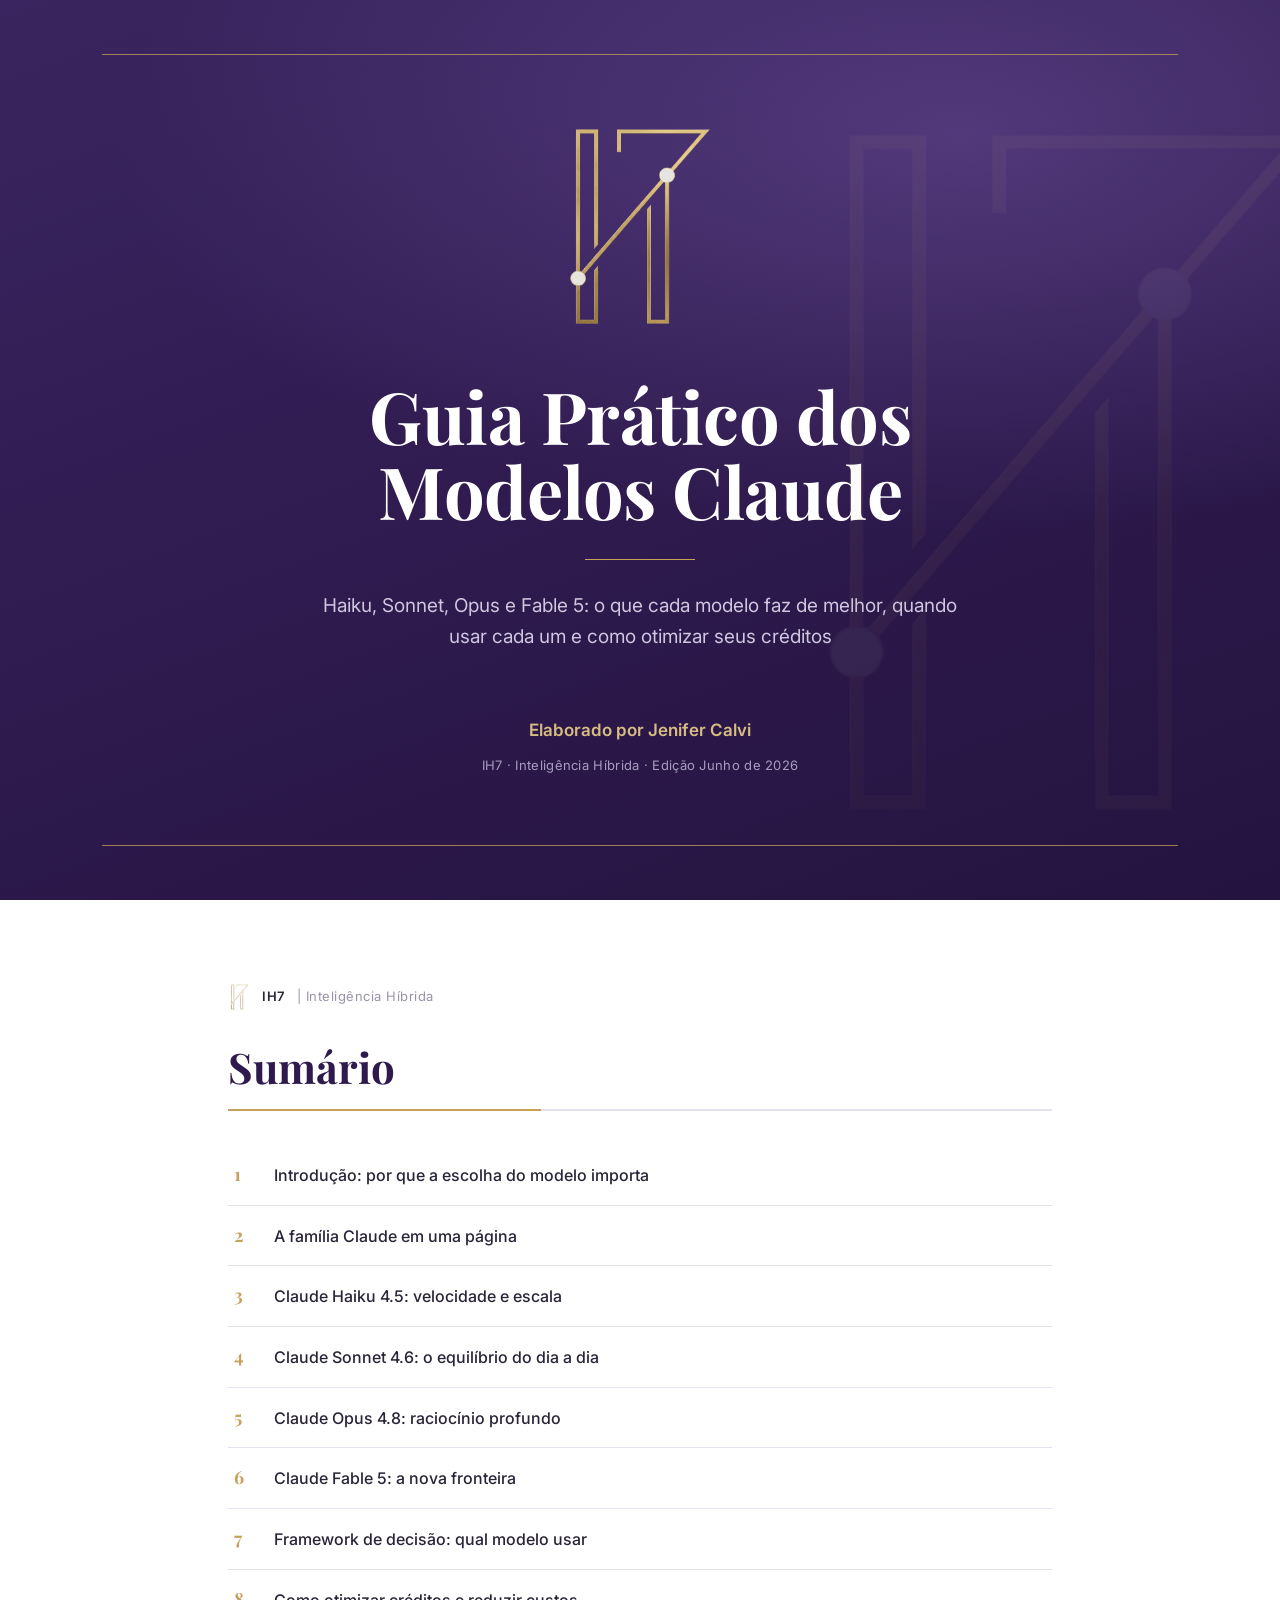
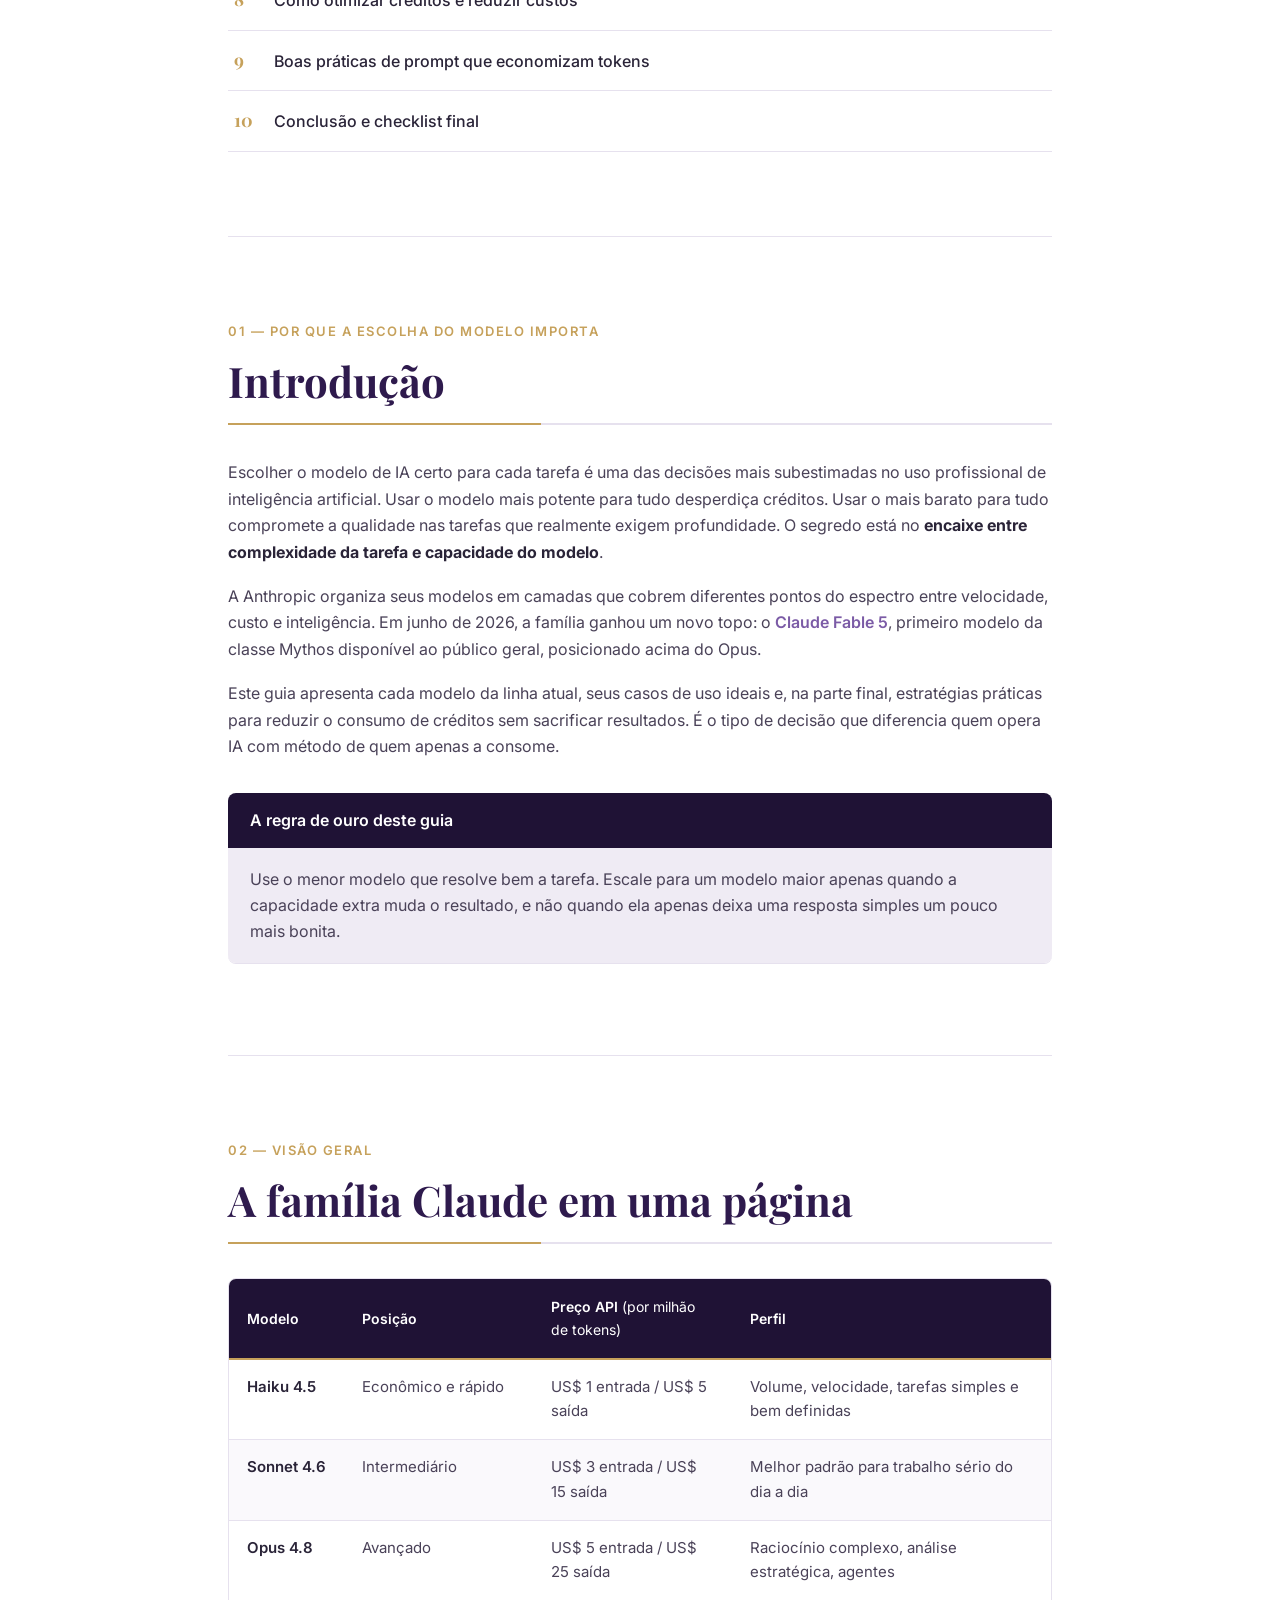
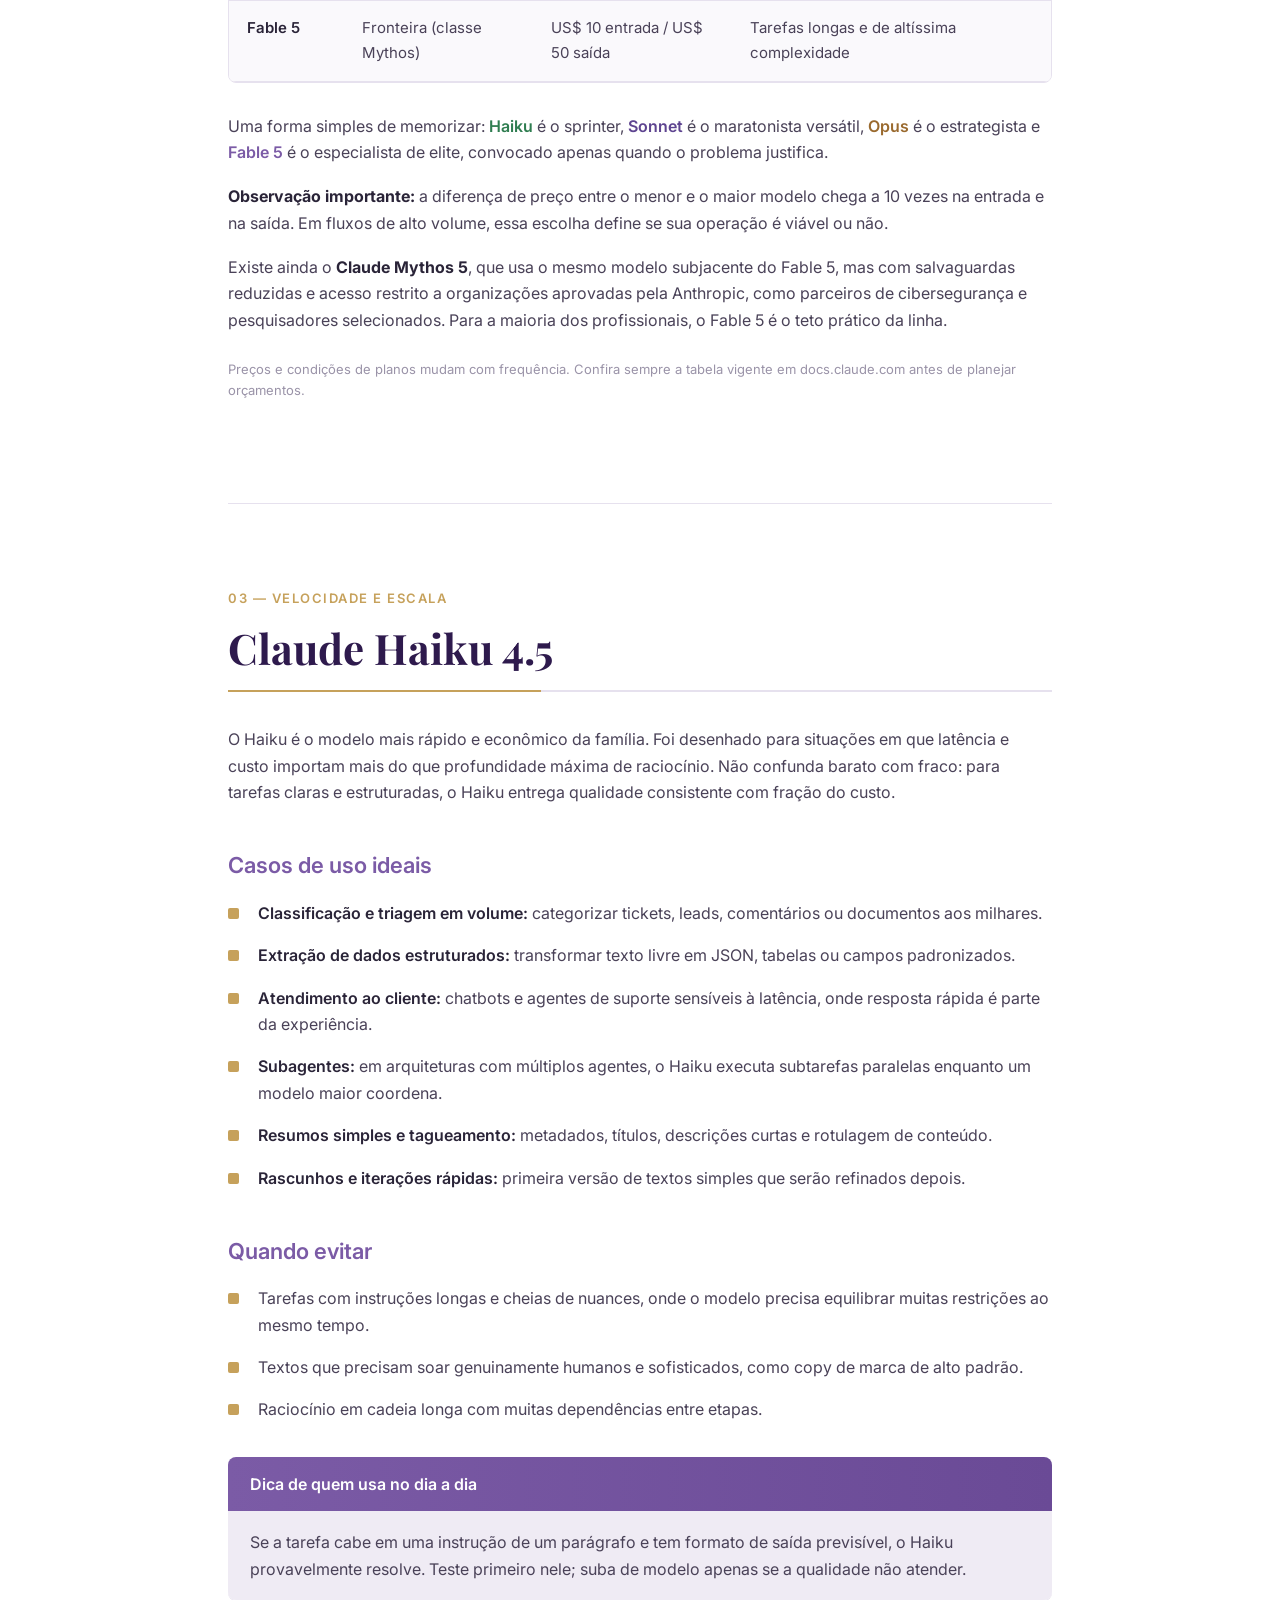
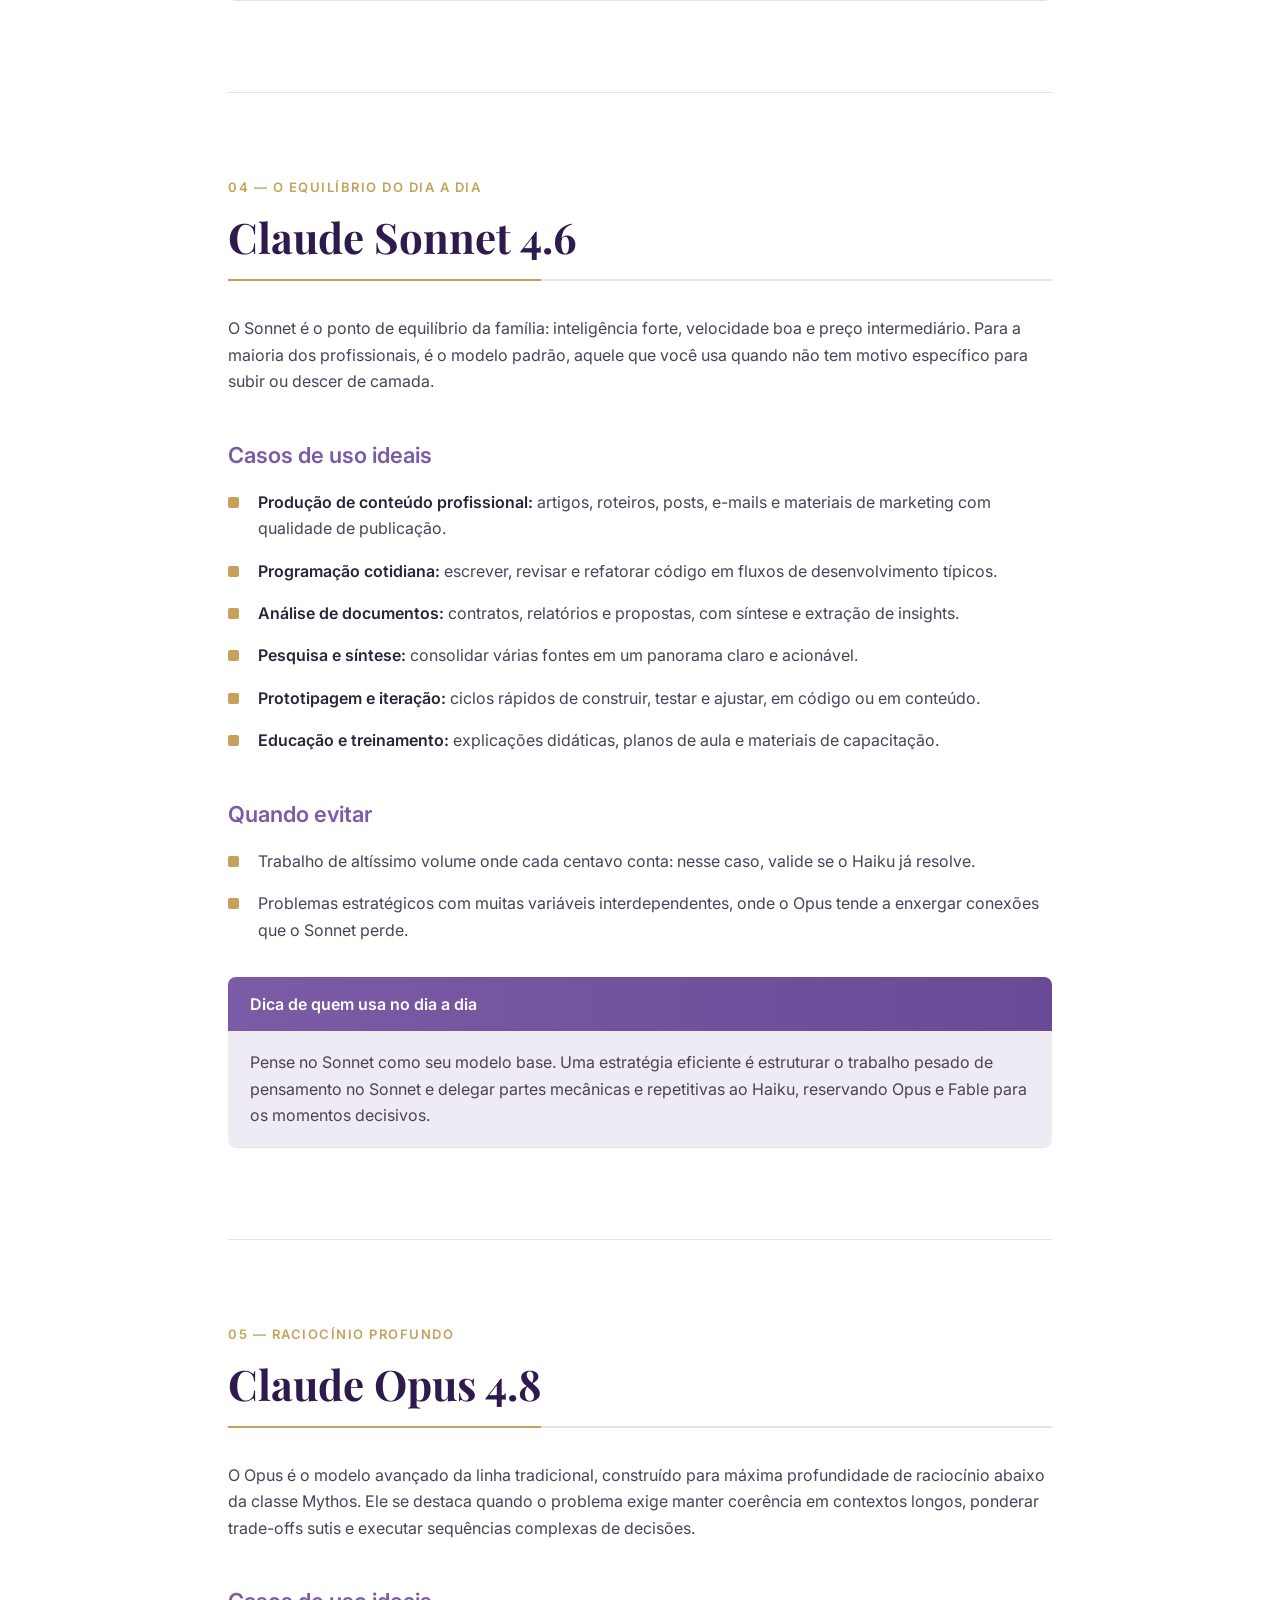
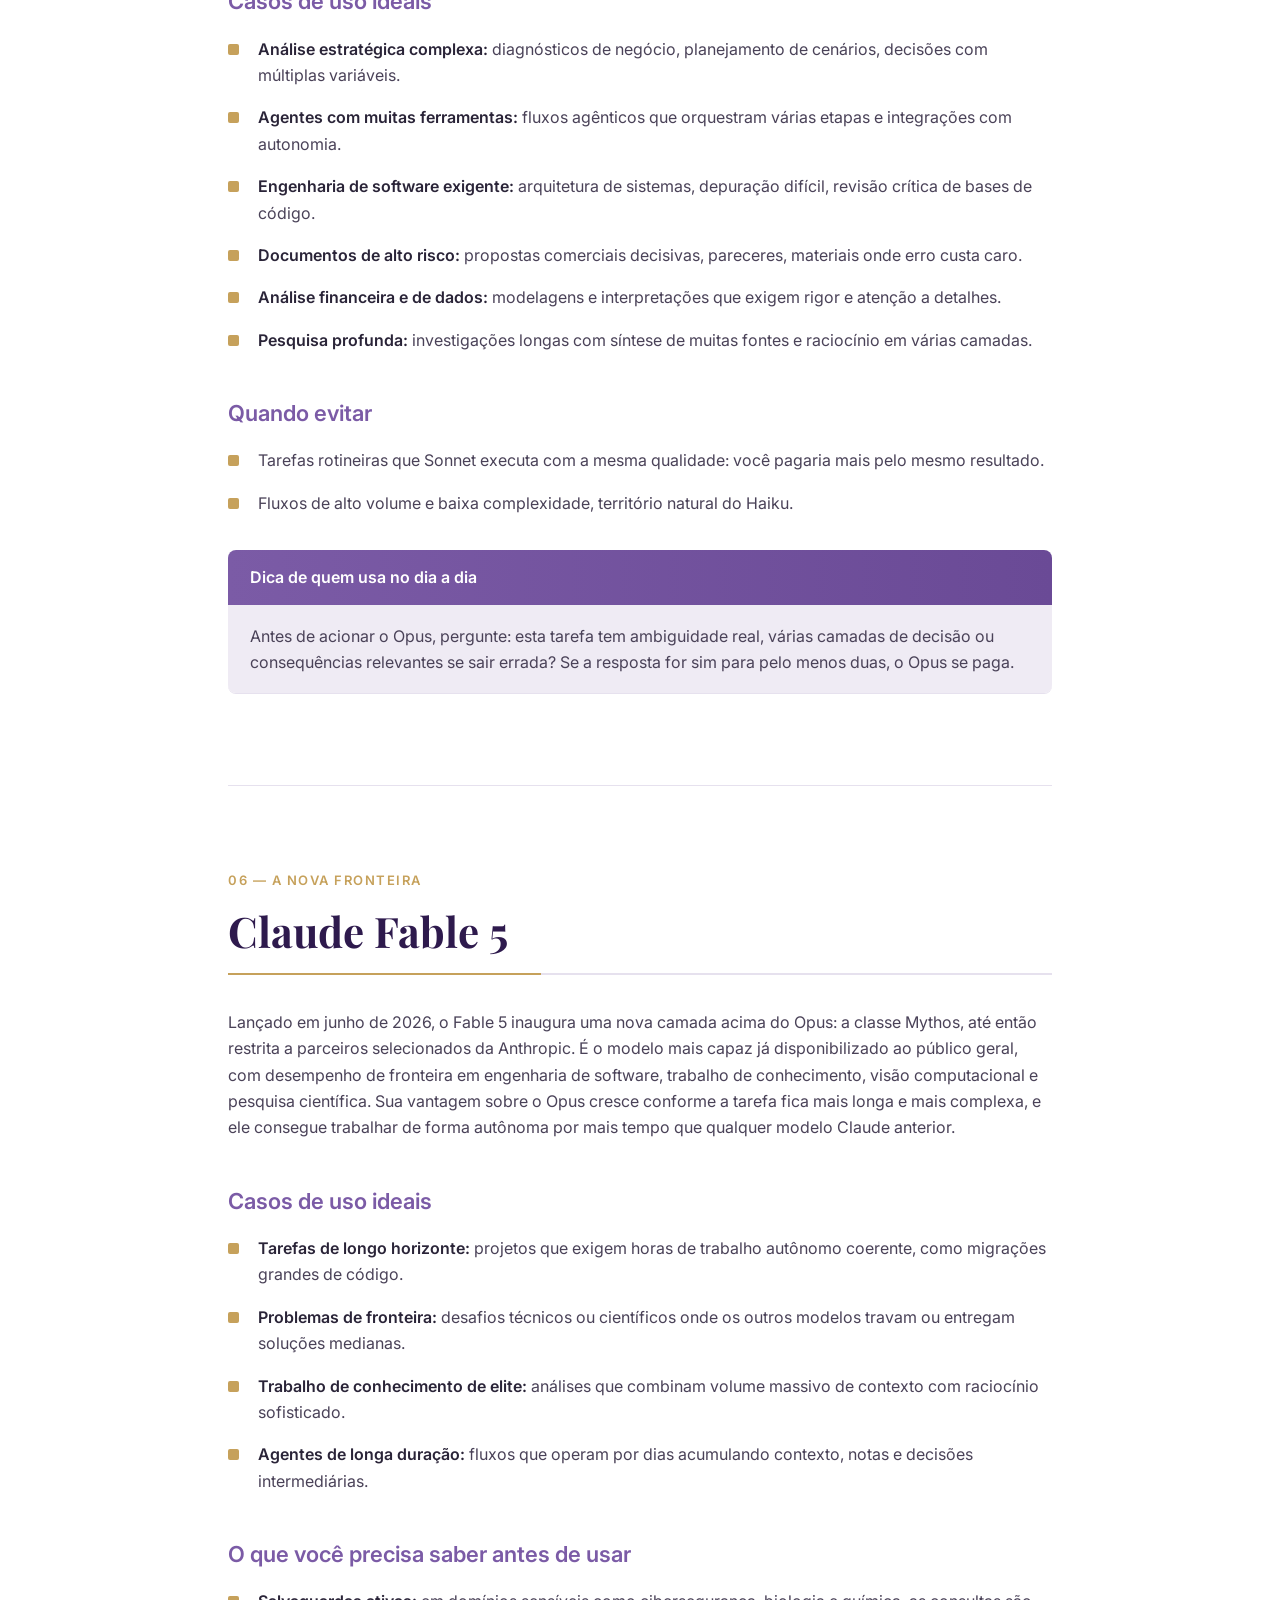
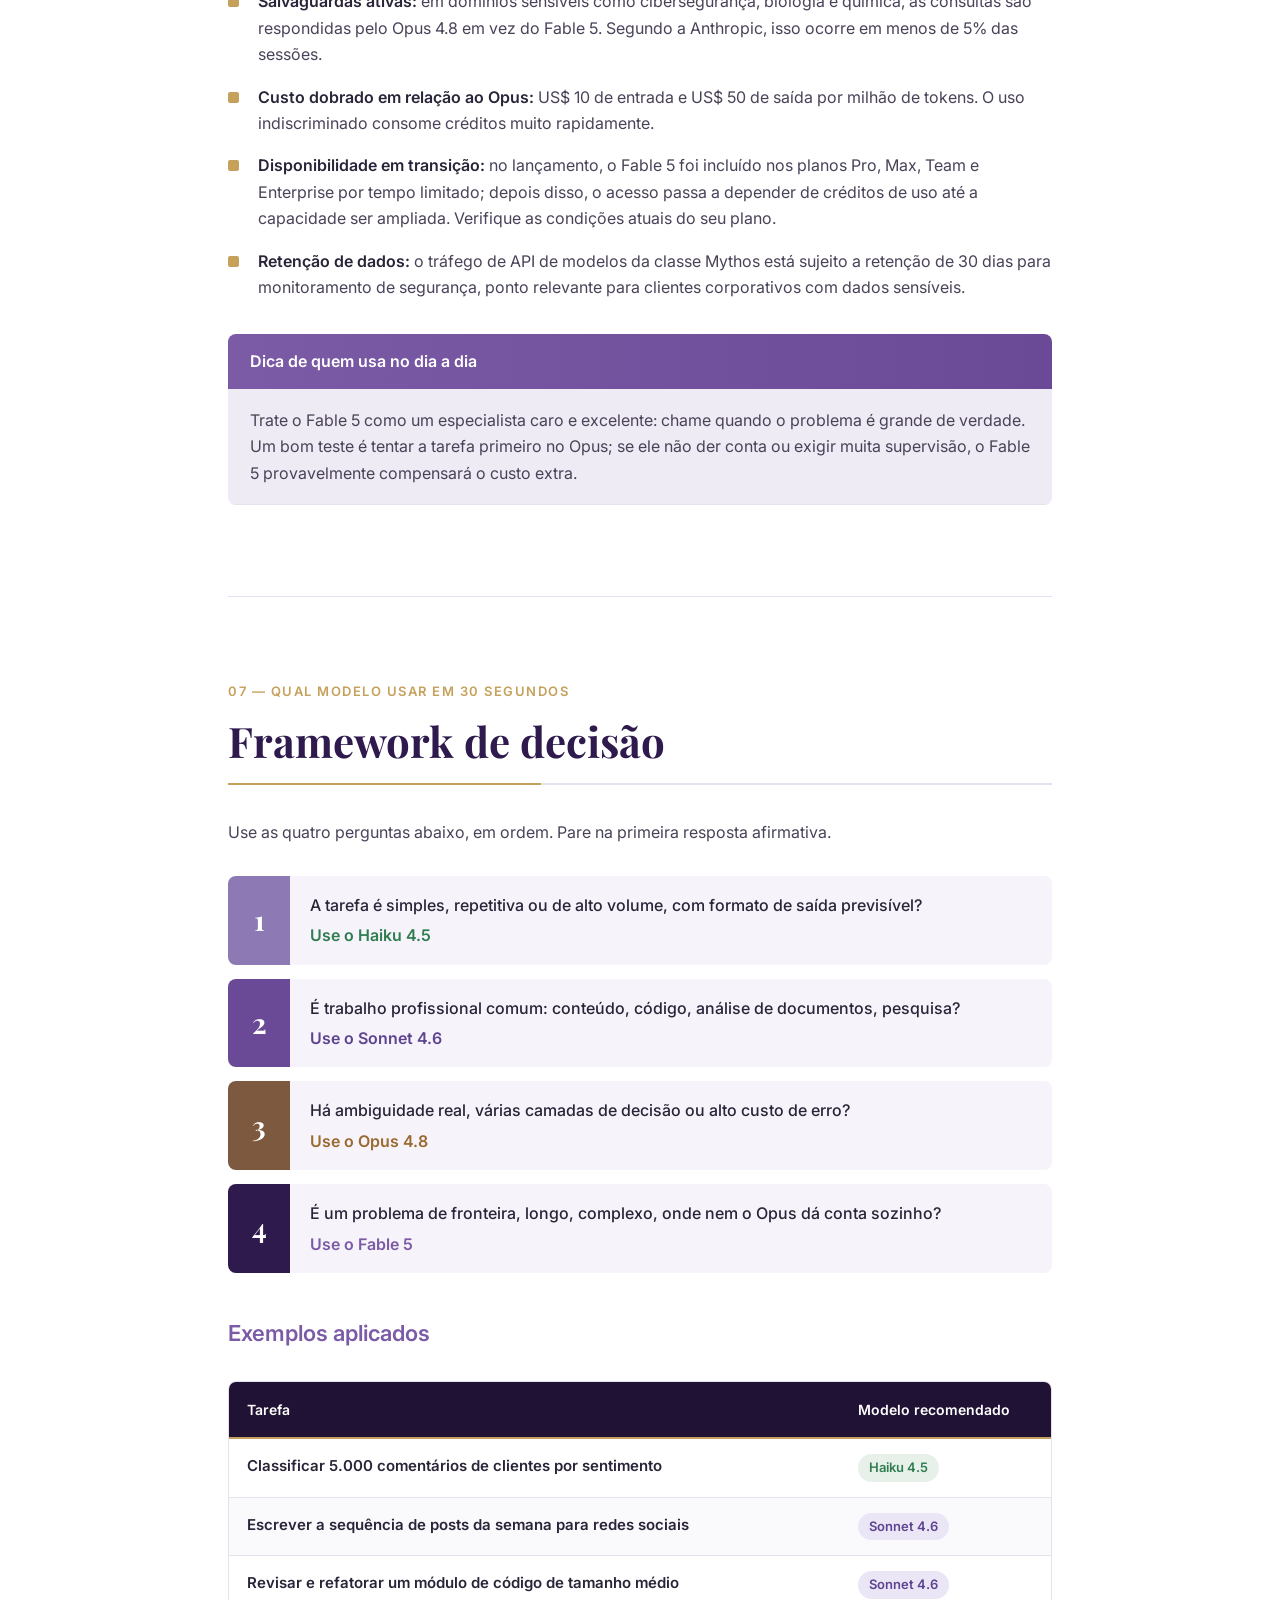
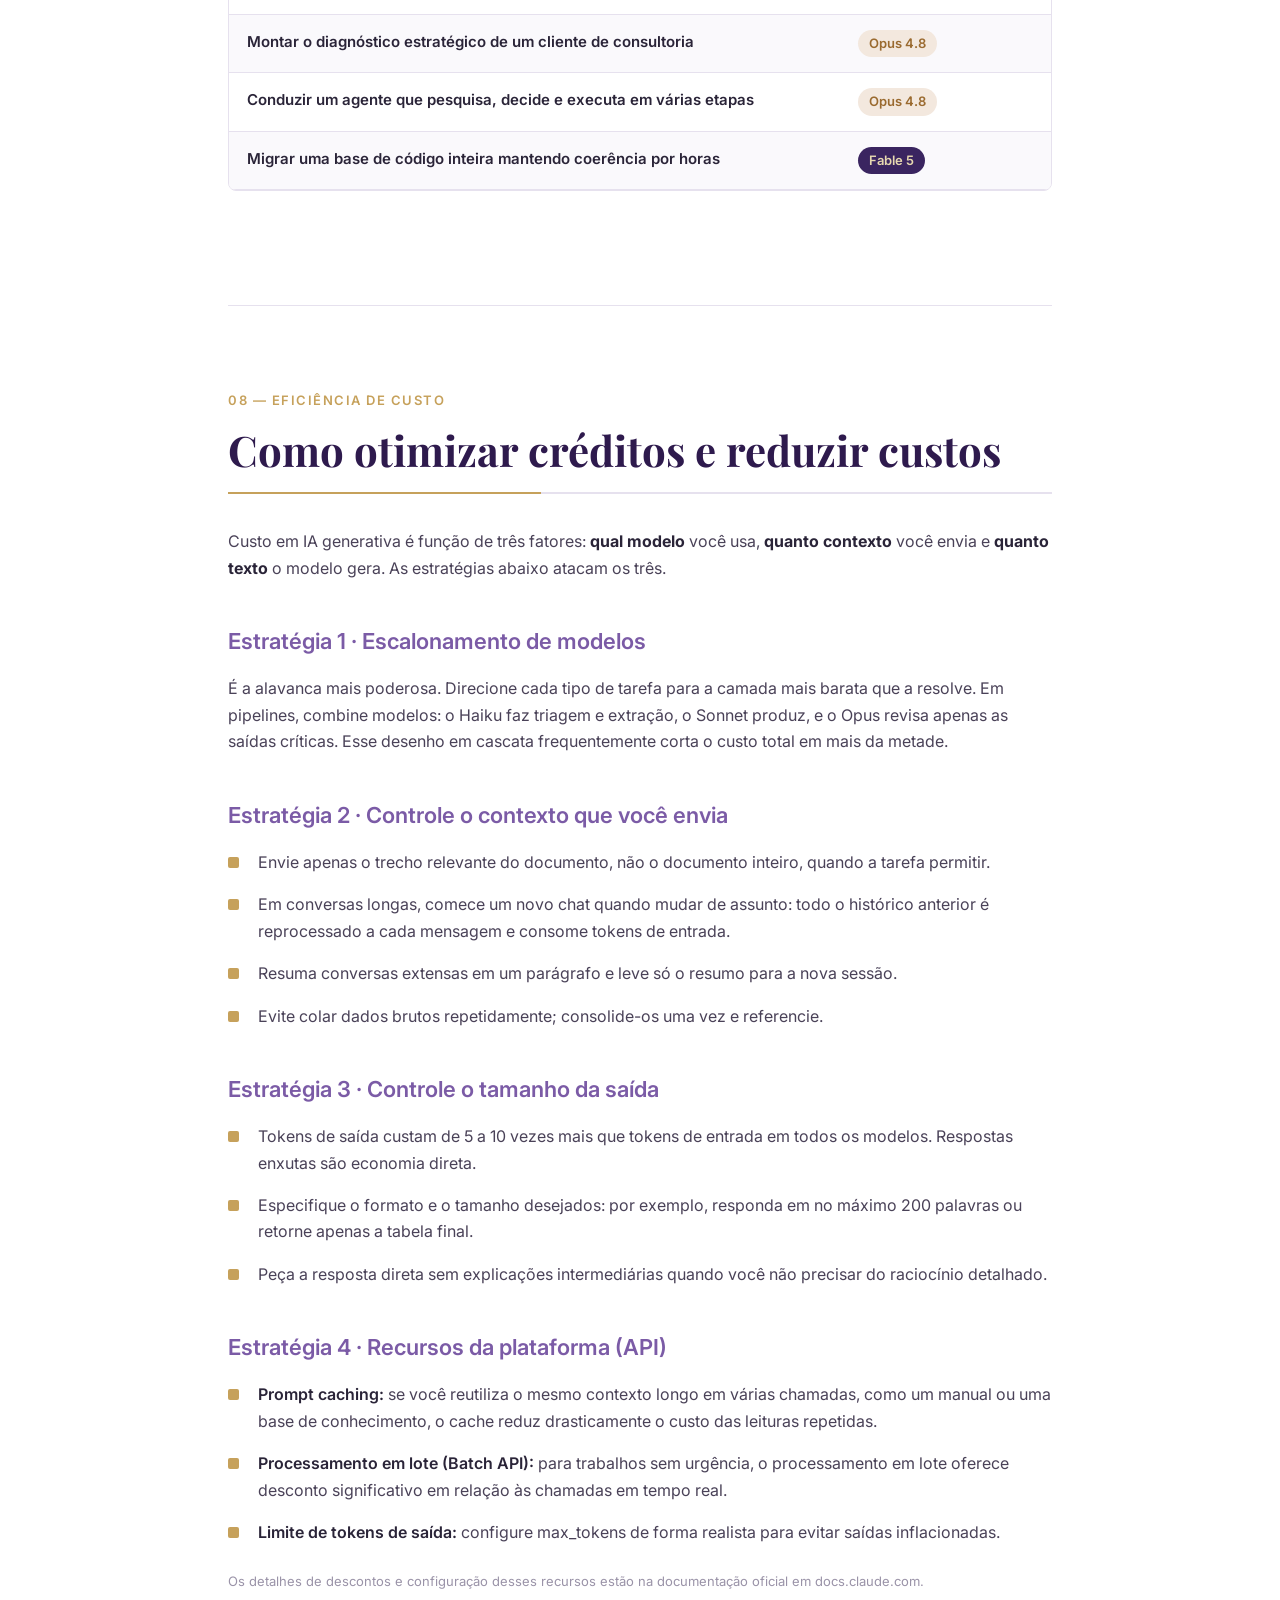
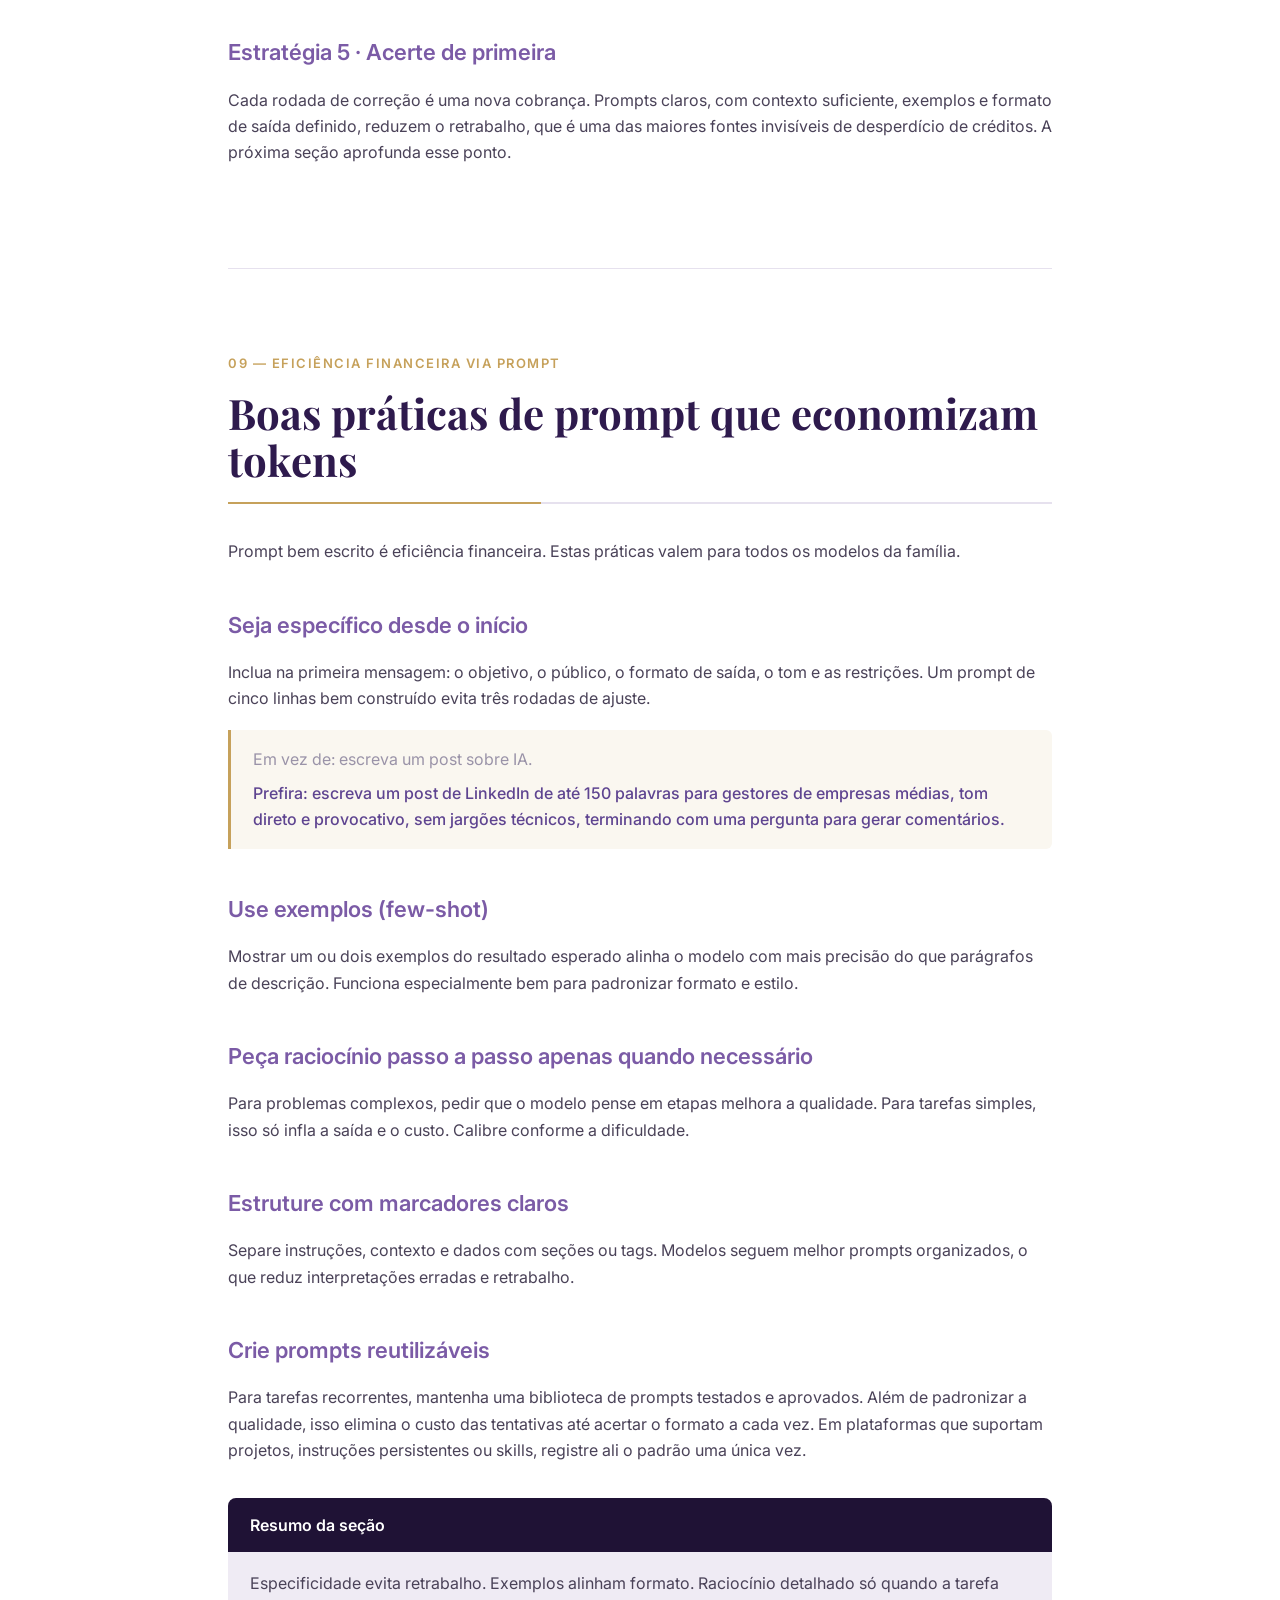
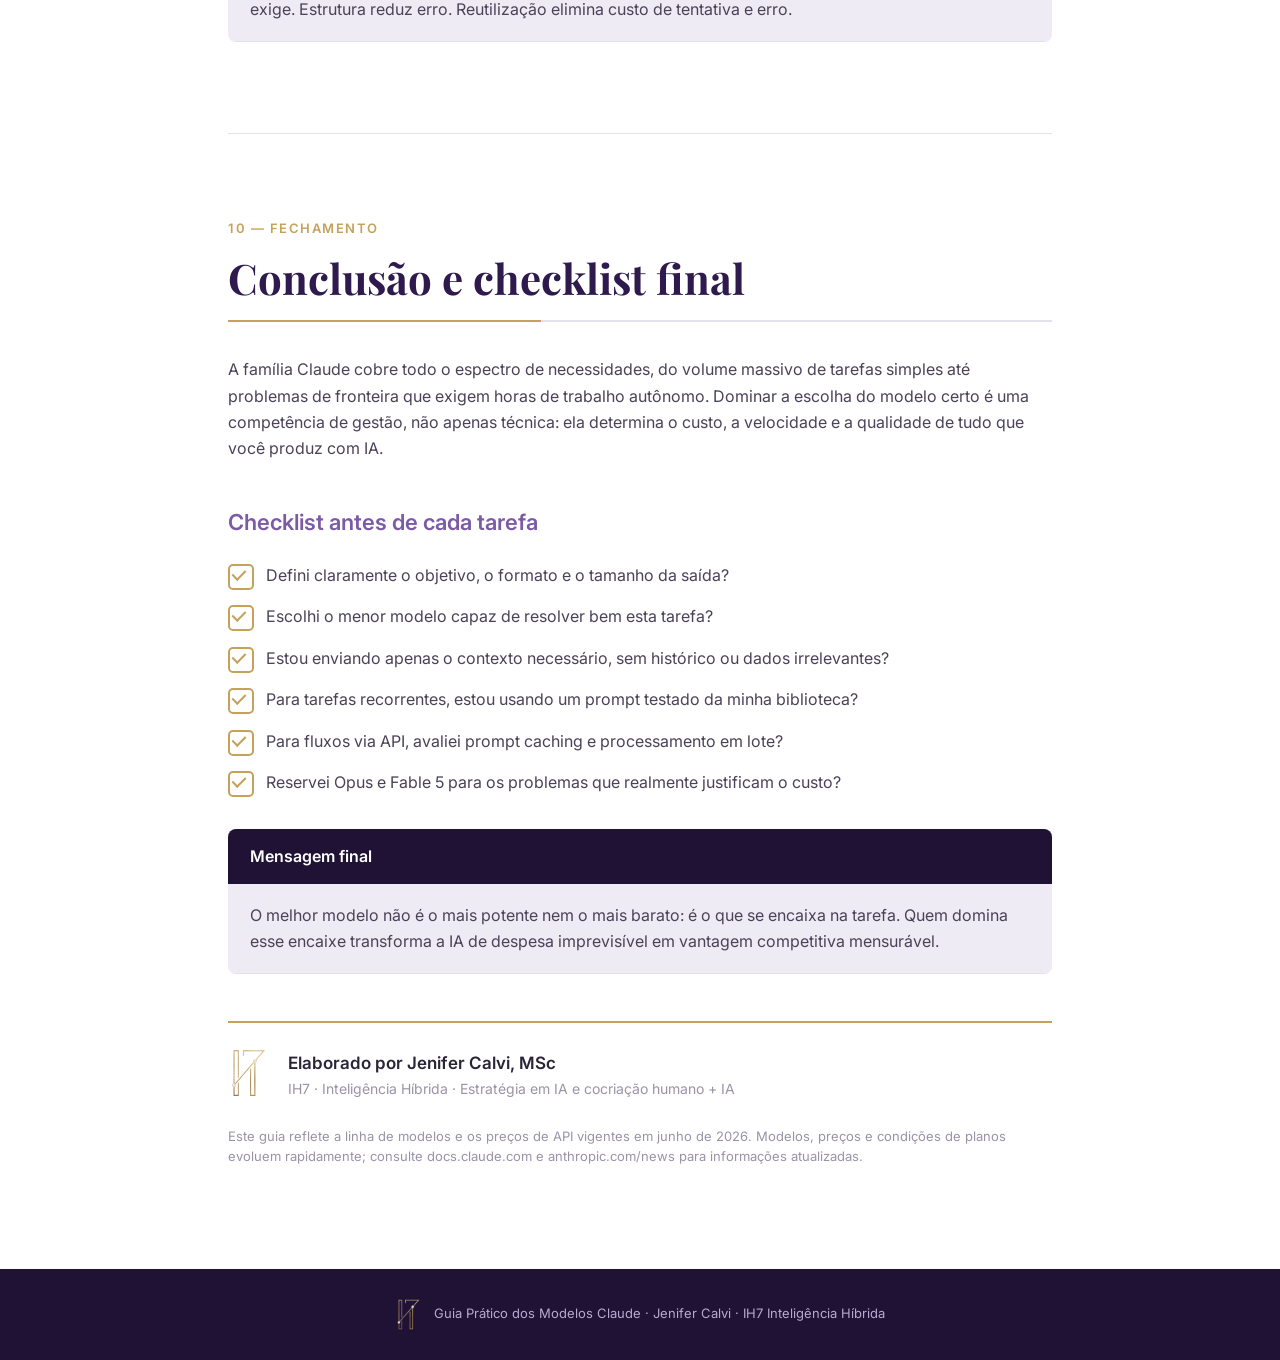
<file: guia_modelos_claude_ih7.html>
<!DOCTYPE html>
<html lang="pt-BR">
<head>
<meta charset="UTF-8">
<meta name="viewport" content="width=device-width, initial-scale=1.0">
<title>Guia Prático dos Modelos Claude · IH7</title>
<link rel="preconnect" href="https://fonts.googleapis.com">
<link rel="preconnect" href="https://fonts.gstatic.com" crossorigin>
<link href="https://fonts.googleapis.com/css2?family=Playfair+Display:wght@600;700;800&family=Inter:wght@400;500;600;700&display=swap" rel="stylesheet">
<style>
:root{
  --ink:#2a2438;
  --ink-soft:#4a4258;
  --purple-deep:#2e1a4d;
  --purple-deep2:#3a2560;
  --panel-dark:#1f1235;
  --gold:#c6a15b;
  --gold-soft:#d8bd83;
  --sub:#7b5ba6;
  --sub-deep:#5e4490;
  --callout-bg:#efebf4;
  --line:#e6e1ee;
  --muted:#9a93a8;
  --bg:#ffffff;
  --logo:url('[data-uri]');
}
.brand-mark{display:inline-block;background:var(--logo) center/contain no-repeat;aspect-ratio:670/918;}
*{box-sizing:border-box;}
html{scroll-behavior:smooth;}
body{
  margin:0;
  font-family:'Inter',-apple-system,BlinkMacSystemFont,sans-serif;
  color:var(--ink);
  background:var(--bg);
  line-height:1.65;
  -webkit-font-smoothing:antialiased;
}
.serif{font-family:'Playfair Display',Georgia,serif;}

/* ---------- COVER ---------- */
.cover{
  position:relative;
  min-height:100vh;
  display:flex;
  flex-direction:column;
  align-items:center;
  justify-content:center;
  text-align:center;
  padding:6vh 24px;
  color:#fff;
  background:
    radial-gradient(120% 80% at 75% 15%, rgba(120,90,170,.45) 0%, rgba(46,26,77,0) 55%),
    linear-gradient(160deg,#3a2560 0%,#2e1a4d 55%,#241340 100%);
  overflow:hidden;
}
.cover::before,.cover::after{
  content:"";position:absolute;left:8%;right:8%;height:1px;background:var(--gold);opacity:.75;
}
.cover::before{top:6vh;}
.cover::after{bottom:6vh;}
.cover .ghost-mark{
  position:absolute;right:-4%;bottom:8%;width:42vw;max-width:520px;opacity:.06;pointer-events:none;
}
.monogram{width:150px;height:auto;margin-bottom:48px;}
.cover h1{
  font-size:clamp(40px,7vw,72px);
  font-weight:700;line-height:1.05;margin:0;letter-spacing:-.5px;
}
.cover .rule{width:110px;height:1px;background:var(--gold);margin:30px auto;}
.cover .subtitle{
  max-width:640px;font-size:clamp(15px,2.4vw,19px);color:#cfc6e0;font-weight:400;margin:0 auto;
}
.cover .credit{margin-top:64px;color:var(--gold-soft);font-weight:600;font-size:17px;}
.cover .imprint{margin-top:10px;color:#a79cc0;font-size:13px;letter-spacing:.3px;}

/* ---------- LAYOUT ---------- */
.wrap{max-width:880px;margin:0 auto;padding:0 28px;}
section.page{padding:84px 0;border-top:1px solid var(--line);}
section.page:first-of-type{border-top:none;}

.eyebrow-bar{
  display:flex;align-items:center;gap:12px;margin-bottom:34px;
  font-size:13px;letter-spacing:.5px;color:var(--muted);
}
.eyebrow-bar .mini{width:22px;height:26px;}
.eyebrow-bar b{color:var(--ink);font-weight:600;}
.eyebrow-bar span{color:var(--muted);}

h2.section-title{
  font-family:'Playfair Display',Georgia,serif;
  font-size:clamp(30px,4.6vw,42px);
  font-weight:700;color:var(--purple-deep);margin:0 0 6px;line-height:1.12;
}
.kicker{
  text-transform:uppercase;letter-spacing:1.5px;font-size:13px;font-weight:600;
  color:var(--gold);margin:0 0 16px;
}
.title-rule{height:2px;background:linear-gradient(90deg,var(--gold) 0%,var(--gold) 38%,var(--line) 38%);margin:18px 0 34px;}

h3.sub{
  color:var(--sub);font-size:22px;font-weight:600;margin:42px 0 16px;
}
p{margin:0 0 18px;color:var(--ink-soft);}
p strong{color:var(--ink);}

/* gold square bullets */
ul.gold{list-style:none;padding:0;margin:0 0 8px;}
ul.gold li{position:relative;padding-left:30px;margin-bottom:16px;color:var(--ink-soft);}
ul.gold li::before{
  content:"";position:absolute;left:0;top:8px;width:11px;height:11px;
  background:var(--gold);border-radius:2px;
}
ul.gold li b{color:var(--ink);font-weight:600;}

/* ---------- CALLOUT ---------- */
.callout{margin:34px 0 8px;border-radius:8px;overflow:hidden;box-shadow:0 1px 0 var(--line);}
.callout .head{background:var(--panel-dark);color:#fff;padding:14px 22px;font-weight:600;font-size:16px;}
.callout .body{background:var(--callout-bg);padding:18px 22px;color:var(--ink-soft);}
.callout .body p:last-child{margin:0;}
.callout.tip .head{background:linear-gradient(90deg,#7b5ba6,#6a4a96);}

/* gold rule callout (example block) */
.example{
  border-left:3px solid var(--gold);background:#faf7f0;
  padding:16px 22px;margin:18px 0;border-radius:0 6px 6px 0;color:var(--ink-soft);
}
.example .neg{color:var(--muted);}
.example .pos{color:var(--sub-deep);font-weight:500;}

/* ---------- TABLE ---------- */
.table-scroll{overflow-x:auto;margin:30px 0;border-radius:8px;border:1px solid var(--line);}
table{width:100%;border-collapse:collapse;min-width:560px;font-size:15px;}
thead th{
  background:var(--panel-dark);color:#fff;text-align:left;font-weight:600;
  padding:16px 18px;border-bottom:2px solid var(--gold);font-size:14px;
}
tbody td{padding:15px 18px;border-bottom:1px solid var(--line);color:var(--ink-soft);vertical-align:top;}
tbody tr:nth-child(even){background:#faf9fc;}
tbody td:first-child{font-weight:600;color:var(--ink);white-space:nowrap;}
.badge{display:inline-block;padding:3px 11px;border-radius:20px;font-size:13px;font-weight:600;}
.b-haiku{background:#e7f1ea;color:#2f7d50;}
.b-sonnet{background:#eae6f6;color:#5e4490;}
.b-opus{background:#f3e8de;color:#9a6a2f;}
.b-fable{background:#3a2560;color:#e7d9b0;}

/* model name accents inline */
.m-haiku{color:#2f7d50;font-weight:600;}
.m-sonnet{color:#5e4490;font-weight:600;}
.m-opus{color:#9a6a2f;font-weight:600;}
.m-fable{color:#7b5ba6;font-weight:600;}

/* ---------- TOC ---------- */
.toc{counter-reset:toc;list-style:none;padding:0;margin:8px 0 0;}
.toc li{counter-increment:toc;border-bottom:1px solid var(--line);}
.toc a{
  display:flex;align-items:baseline;gap:16px;padding:15px 6px;
  text-decoration:none;color:var(--ink);transition:.18s;
}
.toc a:hover{background:#faf7f0;padding-left:14px;}
.toc a::before{content:counter(toc);color:var(--gold);font-weight:700;min-width:24px;font-family:'Playfair Display',serif;font-size:18px;}
.toc a .t{font-weight:500;}

/* ---------- DECISION FRAMEWORK ---------- */
.steps{display:flex;flex-direction:column;gap:14px;margin:30px 0;}
.step{display:flex;align-items:stretch;border-radius:8px;overflow:hidden;background:#f6f3fa;}
.step .num{
  display:flex;align-items:center;justify-content:center;min-width:62px;
  font-family:'Playfair Display',serif;font-size:28px;font-weight:700;color:#fff;
}
.step .txt{padding:16px 20px;}
.step .txt .q{color:var(--ink);font-weight:500;margin-bottom:4px;}
.step .txt .a{font-weight:600;}
.step:nth-child(1) .num{background:#8d7ab5;}
.step:nth-child(2) .num{background:#6a4a96;}
.step:nth-child(3) .num{background:#7d5a3f;}
.step:nth-child(4) .num{background:#2e1a4d;}
.step:nth-child(1) .a{color:#2f7d50;}
.step:nth-child(2) .a{color:#5e4490;}
.step:nth-child(3) .a{color:#9a6a2f;}
.step:nth-child(4) .a{color:#7b5ba6;}

/* checklist */
ul.check{list-style:none;padding:0;margin:22px 0;}
ul.check li{position:relative;padding-left:38px;margin-bottom:15px;color:var(--ink-soft);}
ul.check li::before{
  content:"";position:absolute;left:0;top:2px;width:22px;height:22px;border:2px solid var(--gold);
  border-radius:5px;
}
ul.check li::after{
  content:"";position:absolute;left:7px;top:5px;width:6px;height:11px;border:solid var(--gold);
  border-width:0 2px 2px 0;transform:rotate(45deg);
}

/* ---------- AUTHOR / FOOTER ---------- */
.author{display:flex;gap:20px;align-items:flex-start;border-top:2px solid var(--gold);padding-top:26px;margin-top:48px;}
.author .mini{width:40px;height:48px;flex-shrink:0;}
.author .name{font-weight:600;color:var(--ink);font-size:17px;}
.author .role{color:var(--muted);font-size:14px;}
.disclaimer{color:var(--muted);font-size:13px;margin-top:26px;line-height:1.6;}

.site-footer{background:var(--panel-dark);color:#b6abce;text-align:center;padding:30px 24px;font-size:13px;}
.site-footer .mini{width:26px;height:31px;vertical-align:middle;margin-right:8px;}

@media(max-width:560px){
  section.page{padding:60px 0;}
  .step .num{min-width:50px;font-size:22px;}
}
</style>
</head>
<body>

<!-- COVER -->
<header class="cover">
  <!-- monogram 17 -->
  <div class="monogram brand-mark" role="img" aria-label="IH7"></div>
  <h1 class="serif">Guia Prático dos<br>Modelos Claude</h1>
  <div class="rule"></div>
  <p class="subtitle">Haiku, Sonnet, Opus e Fable 5: o que cada modelo faz de melhor, quando usar cada um e como otimizar seus créditos</p>
  <div class="credit">Elaborado por Jenifer Calvi</div>
  <div class="imprint">IH7 · Inteligência Híbrida · Edição Junho de 2026</div>

  <div class="ghost-mark brand-mark" aria-hidden="true"></div>
</header>

<div class="wrap">

<!-- SUMÁRIO -->
<section class="page" id="sumario">
  <div class="eyebrow-bar"><span class="mini brand-mark" role="img" aria-label="IH7"></span> <b>IH7</b><span>| Inteligência Híbrida</span></div>
  <h2 class="section-title">Sumário</h2>
  <div class="title-rule"></div>
  <ol class="toc">
    <li><a href="#introducao"><span class="t">Introdução: por que a escolha do modelo importa</span></a></li>
    <li><a href="#familia"><span class="t">A família Claude em uma página</span></a></li>
    <li><a href="#haiku"><span class="t">Claude Haiku 4.5: velocidade e escala</span></a></li>
    <li><a href="#sonnet"><span class="t">Claude Sonnet 4.6: o equilíbrio do dia a dia</span></a></li>
    <li><a href="#opus"><span class="t">Claude Opus 4.8: raciocínio profundo</span></a></li>
    <li><a href="#fable"><span class="t">Claude Fable 5: a nova fronteira</span></a></li>
    <li><a href="#framework"><span class="t">Framework de decisão: qual modelo usar</span></a></li>
    <li><a href="#otimizar"><span class="t">Como otimizar créditos e reduzir custos</span></a></li>
    <li><a href="#prompts"><span class="t">Boas práticas de prompt que economizam tokens</span></a></li>
    <li><a href="#conclusao"><span class="t">Conclusão e checklist final</span></a></li>
  </ol>
</section>

<!-- 1. INTRODUÇÃO -->
<section class="page" id="introducao">
  <p class="kicker">01 — Por que a escolha do modelo importa</p>
  <h2 class="section-title serif">Introdução</h2>
  <div class="title-rule"></div>
  <p>Escolher o modelo de IA certo para cada tarefa é uma das decisões mais subestimadas no uso profissional de inteligência artificial. Usar o modelo mais potente para tudo desperdiça créditos. Usar o mais barato para tudo compromete a qualidade nas tarefas que realmente exigem profundidade. O segredo está no <strong>encaixe entre complexidade da tarefa e capacidade do modelo</strong>.</p>
  <p>A Anthropic organiza seus modelos em camadas que cobrem diferentes pontos do espectro entre velocidade, custo e inteligência. Em junho de 2026, a família ganhou um novo topo: o <span class="m-fable">Claude Fable 5</span>, primeiro modelo da classe Mythos disponível ao público geral, posicionado acima do Opus.</p>
  <p>Este guia apresenta cada modelo da linha atual, seus casos de uso ideais e, na parte final, estratégias práticas para reduzir o consumo de créditos sem sacrificar resultados. É o tipo de decisão que diferencia quem opera IA com método de quem apenas a consome.</p>
  <div class="callout">
    <div class="head">A regra de ouro deste guia</div>
    <div class="body"><p>Use o menor modelo que resolve bem a tarefa. Escale para um modelo maior apenas quando a capacidade extra muda o resultado, e não quando ela apenas deixa uma resposta simples um pouco mais bonita.</p></div>
  </div>
</section>

<!-- 2. FAMÍLIA -->
<section class="page" id="familia">
  <p class="kicker">02 — Visão geral</p>
  <h2 class="section-title serif">A família Claude em uma página</h2>
  <div class="title-rule"></div>
  <div class="table-scroll">
    <table>
      <thead>
        <tr><th>Modelo</th><th>Posição</th><th>Preço API <span style="font-weight:400">(por milhão de tokens)</span></th><th>Perfil</th></tr>
      </thead>
      <tbody>
        <tr><td>Haiku 4.5</td><td>Econômico e rápido</td><td>US$ 1 entrada / US$ 5 saída</td><td>Volume, velocidade, tarefas simples e bem definidas</td></tr>
        <tr><td>Sonnet 4.6</td><td>Intermediário</td><td>US$ 3 entrada / US$ 15 saída</td><td>Melhor padrão para trabalho sério do dia a dia</td></tr>
        <tr><td>Opus 4.8</td><td>Avançado</td><td>US$ 5 entrada / US$ 25 saída</td><td>Raciocínio complexo, análise estratégica, agentes</td></tr>
        <tr><td>Fable 5</td><td>Fronteira (classe Mythos)</td><td>US$ 10 entrada / US$ 50 saída</td><td>Tarefas longas e de altíssima complexidade</td></tr>
      </tbody>
    </table>
  </div>
  <p>Uma forma simples de memorizar: <span class="m-haiku">Haiku</span> é o sprinter, <span class="m-sonnet">Sonnet</span> é o maratonista versátil, <span class="m-opus">Opus</span> é o estrategista e <span class="m-fable">Fable 5</span> é o especialista de elite, convocado apenas quando o problema justifica.</p>
  <p><strong>Observação importante:</strong> a diferença de preço entre o menor e o maior modelo chega a 10 vezes na entrada e na saída. Em fluxos de alto volume, essa escolha define se sua operação é viável ou não.</p>
  <p>Existe ainda o <strong>Claude Mythos 5</strong>, que usa o mesmo modelo subjacente do Fable 5, mas com salvaguardas reduzidas e acesso restrito a organizações aprovadas pela Anthropic, como parceiros de cibersegurança e pesquisadores selecionados. Para a maioria dos profissionais, o Fable 5 é o teto prático da linha.</p>
  <p class="disclaimer">Preços e condições de planos mudam com frequência. Confira sempre a tabela vigente em docs.claude.com antes de planejar orçamentos.</p>
</section>

<!-- 3. HAIKU -->
<section class="page" id="haiku">
  <p class="kicker">03 — Velocidade e escala</p>
  <h2 class="section-title serif">Claude Haiku 4.5</h2>
  <div class="title-rule"></div>
  <p>O Haiku é o modelo mais rápido e econômico da família. Foi desenhado para situações em que latência e custo importam mais do que profundidade máxima de raciocínio. Não confunda barato com fraco: para tarefas claras e estruturadas, o Haiku entrega qualidade consistente com fração do custo.</p>
  <h3 class="sub">Casos de uso ideais</h3>
  <ul class="gold">
    <li><b>Classificação e triagem em volume:</b> categorizar tickets, leads, comentários ou documentos aos milhares.</li>
    <li><b>Extração de dados estruturados:</b> transformar texto livre em JSON, tabelas ou campos padronizados.</li>
    <li><b>Atendimento ao cliente:</b> chatbots e agentes de suporte sensíveis à latência, onde resposta rápida é parte da experiência.</li>
    <li><b>Subagentes:</b> em arquiteturas com múltiplos agentes, o Haiku executa subtarefas paralelas enquanto um modelo maior coordena.</li>
    <li><b>Resumos simples e tagueamento:</b> metadados, títulos, descrições curtas e rotulagem de conteúdo.</li>
    <li><b>Rascunhos e iterações rápidas:</b> primeira versão de textos simples que serão refinados depois.</li>
  </ul>
  <h3 class="sub">Quando evitar</h3>
  <ul class="gold">
    <li>Tarefas com instruções longas e cheias de nuances, onde o modelo precisa equilibrar muitas restrições ao mesmo tempo.</li>
    <li>Textos que precisam soar genuinamente humanos e sofisticados, como copy de marca de alto padrão.</li>
    <li>Raciocínio em cadeia longa com muitas dependências entre etapas.</li>
  </ul>
  <div class="callout tip">
    <div class="head">Dica de quem usa no dia a dia</div>
    <div class="body"><p>Se a tarefa cabe em uma instrução de um parágrafo e tem formato de saída previsível, o Haiku provavelmente resolve. Teste primeiro nele; suba de modelo apenas se a qualidade não atender.</p></div>
  </div>
</section>

<!-- 4. SONNET -->
<section class="page" id="sonnet">
  <p class="kicker">04 — O equilíbrio do dia a dia</p>
  <h2 class="section-title serif">Claude Sonnet 4.6</h2>
  <div class="title-rule"></div>
  <p>O Sonnet é o ponto de equilíbrio da família: inteligência forte, velocidade boa e preço intermediário. Para a maioria dos profissionais, é o modelo padrão, aquele que você usa quando não tem motivo específico para subir ou descer de camada.</p>
  <h3 class="sub">Casos de uso ideais</h3>
  <ul class="gold">
    <li><b>Produção de conteúdo profissional:</b> artigos, roteiros, posts, e-mails e materiais de marketing com qualidade de publicação.</li>
    <li><b>Programação cotidiana:</b> escrever, revisar e refatorar código em fluxos de desenvolvimento típicos.</li>
    <li><b>Análise de documentos:</b> contratos, relatórios e propostas, com síntese e extração de insights.</li>
    <li><b>Pesquisa e síntese:</b> consolidar várias fontes em um panorama claro e acionável.</li>
    <li><b>Prototipagem e iteração:</b> ciclos rápidos de construir, testar e ajustar, em código ou em conteúdo.</li>
    <li><b>Educação e treinamento:</b> explicações didáticas, planos de aula e materiais de capacitação.</li>
  </ul>
  <h3 class="sub">Quando evitar</h3>
  <ul class="gold">
    <li>Trabalho de altíssimo volume onde cada centavo conta: nesse caso, valide se o Haiku já resolve.</li>
    <li>Problemas estratégicos com muitas variáveis interdependentes, onde o Opus tende a enxergar conexões que o Sonnet perde.</li>
  </ul>
  <div class="callout tip">
    <div class="head">Dica de quem usa no dia a dia</div>
    <div class="body"><p>Pense no Sonnet como seu modelo base. Uma estratégia eficiente é estruturar o trabalho pesado de pensamento no Sonnet e delegar partes mecânicas e repetitivas ao Haiku, reservando Opus e Fable para os momentos decisivos.</p></div>
  </div>
</section>

<!-- 5. OPUS -->
<section class="page" id="opus">
  <p class="kicker">05 — Raciocínio profundo</p>
  <h2 class="section-title serif">Claude Opus 4.8</h2>
  <div class="title-rule"></div>
  <p>O Opus é o modelo avançado da linha tradicional, construído para máxima profundidade de raciocínio abaixo da classe Mythos. Ele se destaca quando o problema exige manter coerência em contextos longos, ponderar trade-offs sutis e executar sequências complexas de decisões.</p>
  <h3 class="sub">Casos de uso ideais</h3>
  <ul class="gold">
    <li><b>Análise estratégica complexa:</b> diagnósticos de negócio, planejamento de cenários, decisões com múltiplas variáveis.</li>
    <li><b>Agentes com muitas ferramentas:</b> fluxos agênticos que orquestram várias etapas e integrações com autonomia.</li>
    <li><b>Engenharia de software exigente:</b> arquitetura de sistemas, depuração difícil, revisão crítica de bases de código.</li>
    <li><b>Documentos de alto risco:</b> propostas comerciais decisivas, pareceres, materiais onde erro custa caro.</li>
    <li><b>Análise financeira e de dados:</b> modelagens e interpretações que exigem rigor e atenção a detalhes.</li>
    <li><b>Pesquisa profunda:</b> investigações longas com síntese de muitas fontes e raciocínio em várias camadas.</li>
  </ul>
  <h3 class="sub">Quando evitar</h3>
  <ul class="gold">
    <li>Tarefas rotineiras que Sonnet executa com a mesma qualidade: você pagaria mais pelo mesmo resultado.</li>
    <li>Fluxos de alto volume e baixa complexidade, território natural do Haiku.</li>
  </ul>
  <div class="callout tip">
    <div class="head">Dica de quem usa no dia a dia</div>
    <div class="body"><p>Antes de acionar o Opus, pergunte: esta tarefa tem ambiguidade real, várias camadas de decisão ou consequências relevantes se sair errada? Se a resposta for sim para pelo menos duas, o Opus se paga.</p></div>
  </div>
</section>

<!-- 6. FABLE -->
<section class="page" id="fable">
  <p class="kicker">06 — A nova fronteira</p>
  <h2 class="section-title serif">Claude Fable 5</h2>
  <div class="title-rule"></div>
  <p>Lançado em junho de 2026, o Fable 5 inaugura uma nova camada acima do Opus: a classe Mythos, até então restrita a parceiros selecionados da Anthropic. É o modelo mais capaz já disponibilizado ao público geral, com desempenho de fronteira em engenharia de software, trabalho de conhecimento, visão computacional e pesquisa científica. Sua vantagem sobre o Opus cresce conforme a tarefa fica mais longa e mais complexa, e ele consegue trabalhar de forma autônoma por mais tempo que qualquer modelo Claude anterior.</p>
  <h3 class="sub">Casos de uso ideais</h3>
  <ul class="gold">
    <li><b>Tarefas de longo horizonte:</b> projetos que exigem horas de trabalho autônomo coerente, como migrações grandes de código.</li>
    <li><b>Problemas de fronteira:</b> desafios técnicos ou científicos onde os outros modelos travam ou entregam soluções medianas.</li>
    <li><b>Trabalho de conhecimento de elite:</b> análises que combinam volume massivo de contexto com raciocínio sofisticado.</li>
    <li><b>Agentes de longa duração:</b> fluxos que operam por dias acumulando contexto, notas e decisões intermediárias.</li>
  </ul>
  <h3 class="sub">O que você precisa saber antes de usar</h3>
  <ul class="gold">
    <li><b>Salvaguardas ativas:</b> em domínios sensíveis como cibersegurança, biologia e química, as consultas são respondidas pelo Opus 4.8 em vez do Fable 5. Segundo a Anthropic, isso ocorre em menos de 5% das sessões.</li>
    <li><b>Custo dobrado em relação ao Opus:</b> US$ 10 de entrada e US$ 50 de saída por milhão de tokens. O uso indiscriminado consome créditos muito rapidamente.</li>
    <li><b>Disponibilidade em transição:</b> no lançamento, o Fable 5 foi incluído nos planos Pro, Max, Team e Enterprise por tempo limitado; depois disso, o acesso passa a depender de créditos de uso até a capacidade ser ampliada. Verifique as condições atuais do seu plano.</li>
    <li><b>Retenção de dados:</b> o tráfego de API de modelos da classe Mythos está sujeito a retenção de 30 dias para monitoramento de segurança, ponto relevante para clientes corporativos com dados sensíveis.</li>
  </ul>
  <div class="callout tip">
    <div class="head">Dica de quem usa no dia a dia</div>
    <div class="body"><p>Trate o Fable 5 como um especialista caro e excelente: chame quando o problema é grande de verdade. Um bom teste é tentar a tarefa primeiro no Opus; se ele não der conta ou exigir muita supervisão, o Fable 5 provavelmente compensará o custo extra.</p></div>
  </div>
</section>

<!-- 7. FRAMEWORK -->
<section class="page" id="framework">
  <p class="kicker">07 — Qual modelo usar em 30 segundos</p>
  <h2 class="section-title serif">Framework de decisão</h2>
  <div class="title-rule"></div>
  <p>Use as quatro perguntas abaixo, em ordem. Pare na primeira resposta afirmativa.</p>
  <div class="steps">
    <div class="step"><div class="num">1</div><div class="txt"><div class="q">A tarefa é simples, repetitiva ou de alto volume, com formato de saída previsível?</div><div class="a">Use o Haiku 4.5</div></div></div>
    <div class="step"><div class="num">2</div><div class="txt"><div class="q">É trabalho profissional comum: conteúdo, código, análise de documentos, pesquisa?</div><div class="a">Use o Sonnet 4.6</div></div></div>
    <div class="step"><div class="num">3</div><div class="txt"><div class="q">Há ambiguidade real, várias camadas de decisão ou alto custo de erro?</div><div class="a">Use o Opus 4.8</div></div></div>
    <div class="step"><div class="num">4</div><div class="txt"><div class="q">É um problema de fronteira, longo, complexo, onde nem o Opus dá conta sozinho?</div><div class="a">Use o Fable 5</div></div></div>
  </div>
  <h3 class="sub">Exemplos aplicados</h3>
  <div class="table-scroll">
    <table>
      <thead><tr><th>Tarefa</th><th>Modelo recomendado</th></tr></thead>
      <tbody>
        <tr><td style="white-space:normal">Classificar 5.000 comentários de clientes por sentimento</td><td><span class="badge b-haiku">Haiku 4.5</span></td></tr>
        <tr><td style="white-space:normal">Escrever a sequência de posts da semana para redes sociais</td><td><span class="badge b-sonnet">Sonnet 4.6</span></td></tr>
        <tr><td style="white-space:normal">Revisar e refatorar um módulo de código de tamanho médio</td><td><span class="badge b-sonnet">Sonnet 4.6</span></td></tr>
        <tr><td style="white-space:normal">Montar o diagnóstico estratégico de um cliente de consultoria</td><td><span class="badge b-opus">Opus 4.8</span></td></tr>
        <tr><td style="white-space:normal">Conduzir um agente que pesquisa, decide e executa em várias etapas</td><td><span class="badge b-opus">Opus 4.8</span></td></tr>
        <tr><td style="white-space:normal">Migrar uma base de código inteira mantendo coerência por horas</td><td><span class="badge b-fable">Fable 5</span></td></tr>
      </tbody>
    </table>
  </div>
</section>

<!-- 8. OTIMIZAR -->
<section class="page" id="otimizar">
  <p class="kicker">08 — Eficiência de custo</p>
  <h2 class="section-title serif">Como otimizar créditos e reduzir custos</h2>
  <div class="title-rule"></div>
  <p>Custo em IA generativa é função de três fatores: <strong>qual modelo</strong> você usa, <strong>quanto contexto</strong> você envia e <strong>quanto texto</strong> o modelo gera. As estratégias abaixo atacam os três.</p>

  <h3 class="sub">Estratégia 1 · Escalonamento de modelos</h3>
  <p>É a alavanca mais poderosa. Direcione cada tipo de tarefa para a camada mais barata que a resolve. Em pipelines, combine modelos: o Haiku faz triagem e extração, o Sonnet produz, e o Opus revisa apenas as saídas críticas. Esse desenho em cascata frequentemente corta o custo total em mais da metade.</p>

  <h3 class="sub">Estratégia 2 · Controle o contexto que você envia</h3>
  <ul class="gold">
    <li>Envie apenas o trecho relevante do documento, não o documento inteiro, quando a tarefa permitir.</li>
    <li>Em conversas longas, comece um novo chat quando mudar de assunto: todo o histórico anterior é reprocessado a cada mensagem e consome tokens de entrada.</li>
    <li>Resuma conversas extensas em um parágrafo e leve só o resumo para a nova sessão.</li>
    <li>Evite colar dados brutos repetidamente; consolide-os uma vez e referencie.</li>
  </ul>

  <h3 class="sub">Estratégia 3 · Controle o tamanho da saída</h3>
  <ul class="gold">
    <li>Tokens de saída custam de 5 a 10 vezes mais que tokens de entrada em todos os modelos. Respostas enxutas são economia direta.</li>
    <li>Especifique o formato e o tamanho desejados: por exemplo, responda em no máximo 200 palavras ou retorne apenas a tabela final.</li>
    <li>Peça a resposta direta sem explicações intermediárias quando você não precisar do raciocínio detalhado.</li>
  </ul>

  <h3 class="sub">Estratégia 4 · Recursos da plataforma (API)</h3>
  <ul class="gold">
    <li><b>Prompt caching:</b> se você reutiliza o mesmo contexto longo em várias chamadas, como um manual ou uma base de conhecimento, o cache reduz drasticamente o custo das leituras repetidas.</li>
    <li><b>Processamento em lote (Batch API):</b> para trabalhos sem urgência, o processamento em lote oferece desconto significativo em relação às chamadas em tempo real.</li>
    <li><b>Limite de tokens de saída:</b> configure max_tokens de forma realista para evitar saídas inflacionadas.</li>
  </ul>
  <p class="disclaimer">Os detalhes de descontos e configuração desses recursos estão na documentação oficial em docs.claude.com.</p>

  <h3 class="sub">Estratégia 5 · Acerte de primeira</h3>
  <p>Cada rodada de correção é uma nova cobrança. Prompts claros, com contexto suficiente, exemplos e formato de saída definido, reduzem o retrabalho, que é uma das maiores fontes invisíveis de desperdício de créditos. A próxima seção aprofunda esse ponto.</p>
</section>

<!-- 9. PROMPTS -->
<section class="page" id="prompts">
  <p class="kicker">09 — Eficiência financeira via prompt</p>
  <h2 class="section-title serif">Boas práticas de prompt que economizam tokens</h2>
  <div class="title-rule"></div>
  <p>Prompt bem escrito é eficiência financeira. Estas práticas valem para todos os modelos da família.</p>

  <h3 class="sub">Seja específico desde o início</h3>
  <p>Inclua na primeira mensagem: o objetivo, o público, o formato de saída, o tom e as restrições. Um prompt de cinco linhas bem construído evita três rodadas de ajuste.</p>
  <div class="example">
    <p class="neg" style="margin:0 0 8px">Em vez de: escreva um post sobre IA.</p>
    <p class="pos" style="margin:0">Prefira: escreva um post de LinkedIn de até 150 palavras para gestores de empresas médias, tom direto e provocativo, sem jargões técnicos, terminando com uma pergunta para gerar comentários.</p>
  </div>

  <h3 class="sub">Use exemplos (few-shot)</h3>
  <p>Mostrar um ou dois exemplos do resultado esperado alinha o modelo com mais precisão do que parágrafos de descrição. Funciona especialmente bem para padronizar formato e estilo.</p>

  <h3 class="sub">Peça raciocínio passo a passo apenas quando necessário</h3>
  <p>Para problemas complexos, pedir que o modelo pense em etapas melhora a qualidade. Para tarefas simples, isso só infla a saída e o custo. Calibre conforme a dificuldade.</p>

  <h3 class="sub">Estruture com marcadores claros</h3>
  <p>Separe instruções, contexto e dados com seções ou tags. Modelos seguem melhor prompts organizados, o que reduz interpretações erradas e retrabalho.</p>

  <h3 class="sub">Crie prompts reutilizáveis</h3>
  <p>Para tarefas recorrentes, mantenha uma biblioteca de prompts testados e aprovados. Além de padronizar a qualidade, isso elimina o custo das tentativas até acertar o formato a cada vez. Em plataformas que suportam projetos, instruções persistentes ou skills, registre ali o padrão uma única vez.</p>

  <div class="callout">
    <div class="head">Resumo da seção</div>
    <div class="body"><p>Especificidade evita retrabalho. Exemplos alinham formato. Raciocínio detalhado só quando a tarefa exige. Estrutura reduz erro. Reutilização elimina custo de tentativa e erro.</p></div>
  </div>
</section>

<!-- 10. CONCLUSÃO -->
<section class="page" id="conclusao">
  <p class="kicker">10 — Fechamento</p>
  <h2 class="section-title serif">Conclusão e checklist final</h2>
  <div class="title-rule"></div>
  <p>A família Claude cobre todo o espectro de necessidades, do volume massivo de tarefas simples até problemas de fronteira que exigem horas de trabalho autônomo. Dominar a escolha do modelo certo é uma competência de gestão, não apenas técnica: ela determina o custo, a velocidade e a qualidade de tudo que você produz com IA.</p>
  <h3 class="sub">Checklist antes de cada tarefa</h3>
  <ul class="check">
    <li>Defini claramente o objetivo, o formato e o tamanho da saída?</li>
    <li>Escolhi o menor modelo capaz de resolver bem esta tarefa?</li>
    <li>Estou enviando apenas o contexto necessário, sem histórico ou dados irrelevantes?</li>
    <li>Para tarefas recorrentes, estou usando um prompt testado da minha biblioteca?</li>
    <li>Para fluxos via API, avaliei prompt caching e processamento em lote?</li>
    <li>Reservei Opus e Fable 5 para os problemas que realmente justificam o custo?</li>
  </ul>
  <div class="callout">
    <div class="head">Mensagem final</div>
    <div class="body"><p>O melhor modelo não é o mais potente nem o mais barato: é o que se encaixa na tarefa. Quem domina esse encaixe transforma a IA de despesa imprevisível em vantagem competitiva mensurável.</p></div>
  </div>
  <div class="author">
    <span class="mini brand-mark" role="img" aria-label="IH7"></span>
    <div>
      <div class="name">Elaborado por Jenifer Calvi, MSc</div>
      <div class="role">IH7 · Inteligência Híbrida · Estratégia em IA e cocriação humano + IA</div>
    </div>
  </div>
  <p class="disclaimer">Este guia reflete a linha de modelos e os preços de API vigentes em junho de 2026. Modelos, preços e condições de planos evoluem rapidamente; consulte docs.claude.com e anthropic.com/news para informações atualizadas.</p>
</section>

</div><!-- /wrap -->

<footer class="site-footer">
  <span class="mini brand-mark" role="img" aria-label="IH7"></span>
  Guia Prático dos Modelos Claude · Jenifer Calvi · IH7 Inteligência Híbrida
</footer>

</body>
</html>
</file>
